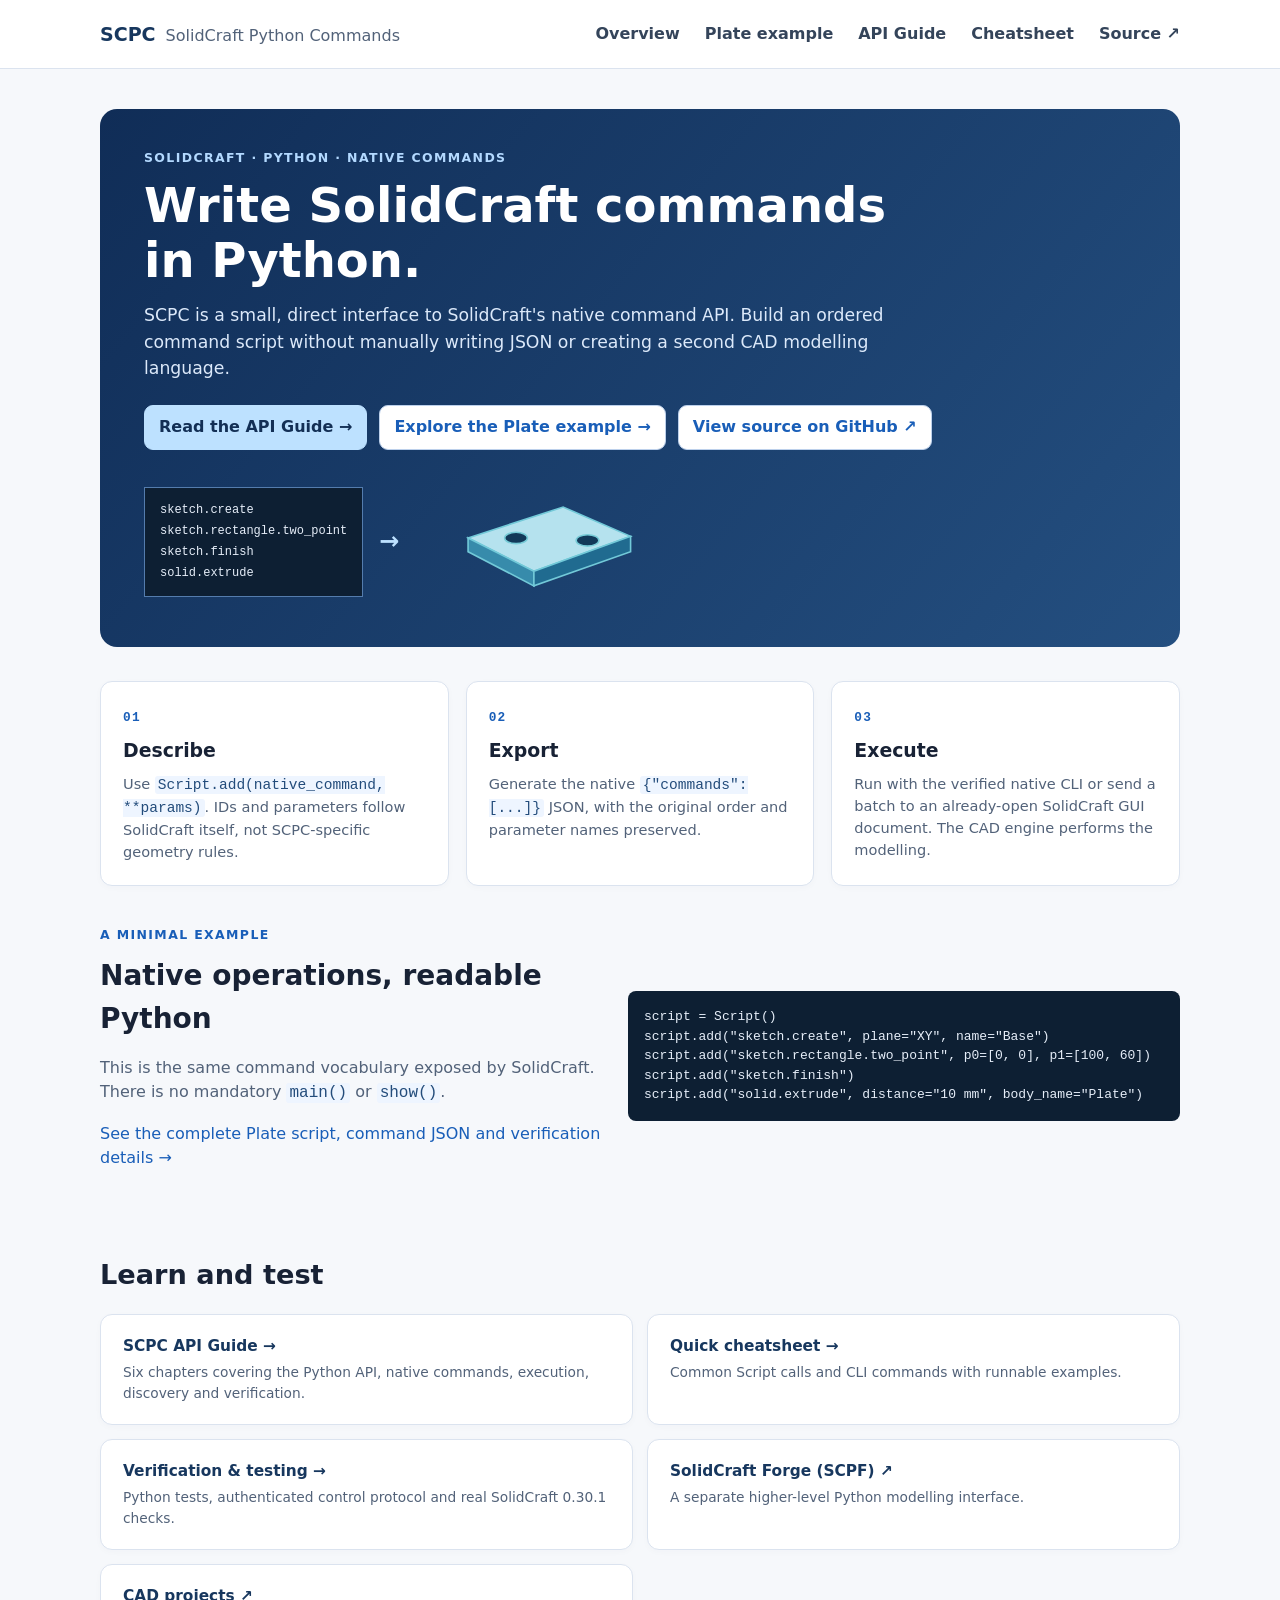
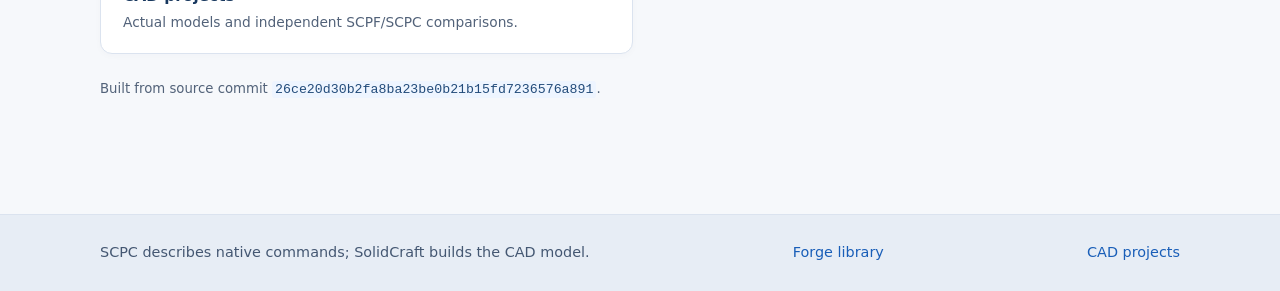
<file: index.html>
<!doctype html>
<html lang="en">
<head>
  <meta charset="utf-8">
  <meta name="viewport" content="width=device-width, initial-scale=1">
  <meta name="description" content="SolidCraft Python Commands: native SolidCraft commands written in Python.">
  <title>Overview — SCPC</title>
  <link rel="stylesheet" href="./style.css">
</head>
<body>
  <header class="site-header">
    <div class="wrap header-inner">
      <a class="brand" href="./"><strong>SCPC</strong> <span>SolidCraft Python Commands</span></a>
      <nav aria-label="Main navigation">
        <a href="./">Overview</a>
        <a href="./examples/plate/">Plate example</a>
        <a href="./guide/">API Guide</a>
        <a href="./cheatsheet/">Cheatsheet</a>
        <a href="https://github.com/brainboxemb/lib.py.solidcraft.cmd">Source ↗</a>
      </nav>
    </div>
  </header>
  
<main class="wrap">
  <section class="hero">
    <p class="kicker">SOLIDCRAFT · PYTHON · NATIVE COMMANDS</p>
    <h1>Write SolidCraft commands in Python.</h1>
    <p class="lead">SCPC is a small, direct interface to SolidCraft's native command API.
       Build an ordered command script without manually writing JSON or creating
       a second CAD modelling language.</p>
    <div class="actions">
      <a class="button button-primary" href="guide/">Read the API Guide →</a>
      <a class="button button-secondary" href="examples/plate/">Explore the Plate example →</a>
      <a class="button button-secondary" href="https://github.com/brainboxemb/lib.py.solidcraft.cmd">View source on GitHub ↗</a>
    </div>
    <div class="hero-graphic" aria-hidden="true">
      <div class="graphic-code">sketch.create<br>sketch.rectangle.two_point<br>sketch.finish<br>solid.extrude</div>
      <div class="graphic-arrow">→</div>
      <svg viewBox="0 0 240 160" role="presentation">
        <path d="M20 75 L137 37 220 73 101 116Z" fill="#b5e2ee" stroke="#72c9d8" stroke-width="2"/>
        <path d="M20 75 V92 L101 134 V116Z" fill="#378bab" stroke="#72c9d8" stroke-width="2"/>
        <path d="M101 116 L220 73 V92 L101 134Z" fill="#206b90" stroke="#72c9d8" stroke-width="2"/>
        <ellipse cx="79" cy="75" rx="14" ry="7" fill="#123959" stroke="#77cbd7" stroke-width="2"/>
        <ellipse cx="167" cy="78" rx="14" ry="7" fill="#123959" stroke="#77cbd7" stroke-width="2"/>
      </svg>
    </div>
  </section>

  <section class="three" aria-label="How SCPC works">
    <article class="tile"><span class="step">01</span><h2>Describe</h2>
      <p>Use <code>Script.add(native_command, **params)</code>. IDs and parameters
      follow SolidCraft itself, not SCPC-specific geometry rules.</p></article>
    <article class="tile"><span class="step">02</span><h2>Export</h2>
      <p>Generate the native <code>{"commands":[...]}</code> JSON, with the original
      order and parameter names preserved.</p></article>
    <article class="tile"><span class="step">03</span><h2>Execute</h2>
      <p>Run with the verified native CLI or send a batch to an already-open
      SolidCraft GUI document. The CAD engine performs the modelling.</p></article>
  </section>

  <section class="split">
    <div>
      <p class="kicker dark">A MINIMAL EXAMPLE</p>
      <h2>Native operations, readable Python</h2>
      <p>This is the same command vocabulary exposed by SolidCraft.
      There is no mandatory <code>main()</code> or <code>show()</code>.</p>
      <p><a href="examples/plate/">See the complete Plate script, command JSON and verification details →</a></p>
    </div>
    <pre><code>script = Script()
script.add(&quot;sketch.create&quot;, plane=&quot;XY&quot;, name=&quot;Base&quot;)
script.add(&quot;sketch.rectangle.two_point&quot;, p0=[0, 0], p1=[100, 60])
script.add(&quot;sketch.finish&quot;)
script.add(&quot;solid.extrude&quot;, distance=&quot;10 mm&quot;, body_name=&quot;Plate&quot;)</code></pre>
  </section>

  <section class="resources">
    <h2>Learn and test</h2>
    <div class="resource-grid">
      <a href="guide/"><strong>SCPC API Guide →</strong>
        <span>Six chapters covering the Python API, native commands, execution, discovery and verification.</span></a>
      <a href="cheatsheet/"><strong>Quick cheatsheet →</strong>
        <span>Common Script calls and CLI commands with runnable examples.</span></a>
      <a href="guide/verification/"><strong>Verification &amp; testing →</strong>
        <span>Python tests, authenticated control protocol and real SolidCraft 0.30.1 checks.</span></a>
      <a href="https://brainboxemb.github.io/lib.py.solidcraft.forge/"><strong>SolidCraft Forge (SCPF) ↗</strong>
        <span>A separate higher-level Python modelling interface.</span></a>
      <a href="https://brainboxemb.github.io/2026-011-02.cad.solidcraft/"><strong>CAD projects ↗</strong>
        <span>Actual models and independent SCPF/SCPC comparisons.</span></a>
    </div>
    <p class="source-note">Built from source commit <code>26ce20d30b2fa8ba23be0b21b15fd7236576a891</code>.</p>
  </section>
</main>
  <footer><div class="wrap footer-inner">
    <span>SCPC describes native commands; SolidCraft builds the CAD model.</span>
    <a href="https://brainboxemb.github.io/lib.py.solidcraft.forge/">Forge library</a>
    <a href="https://brainboxemb.github.io/2026-011-02.cad.solidcraft/">CAD projects</a>
  </div></footer>
</body>
</html>
</file>
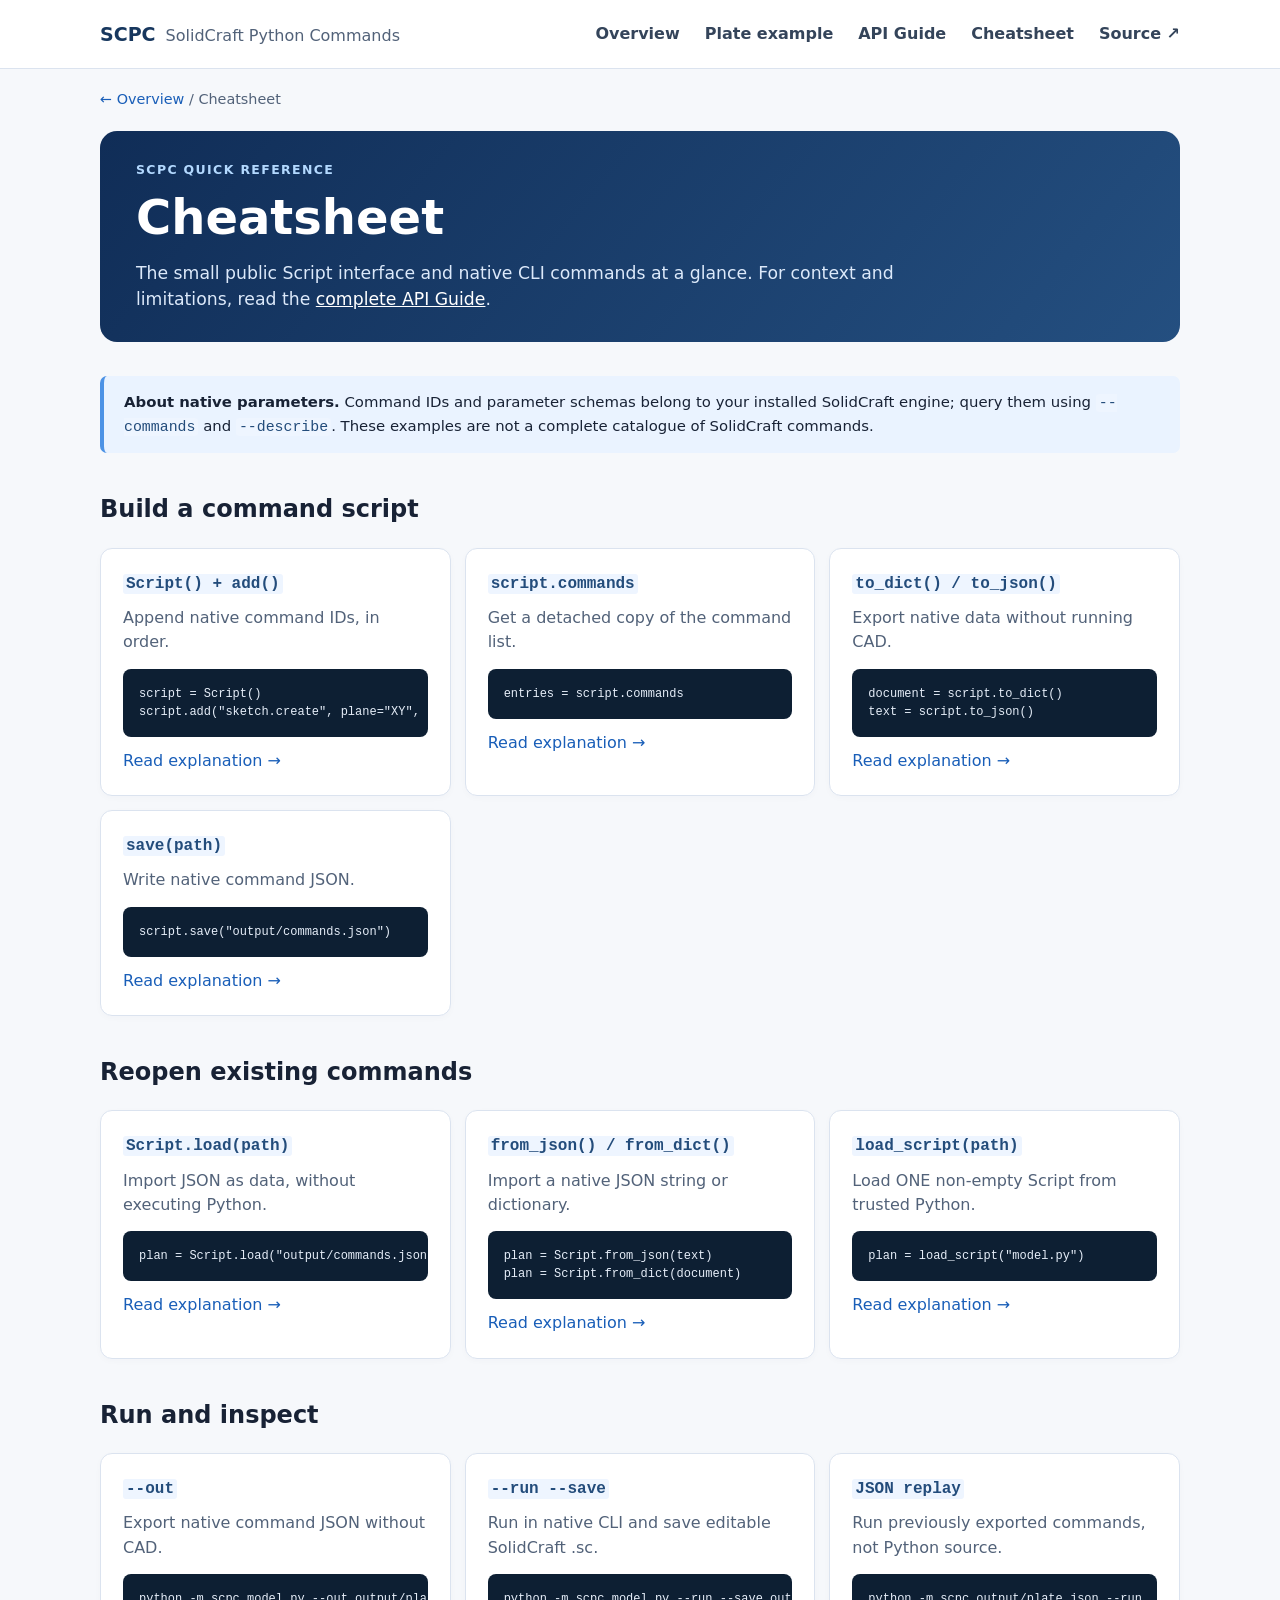
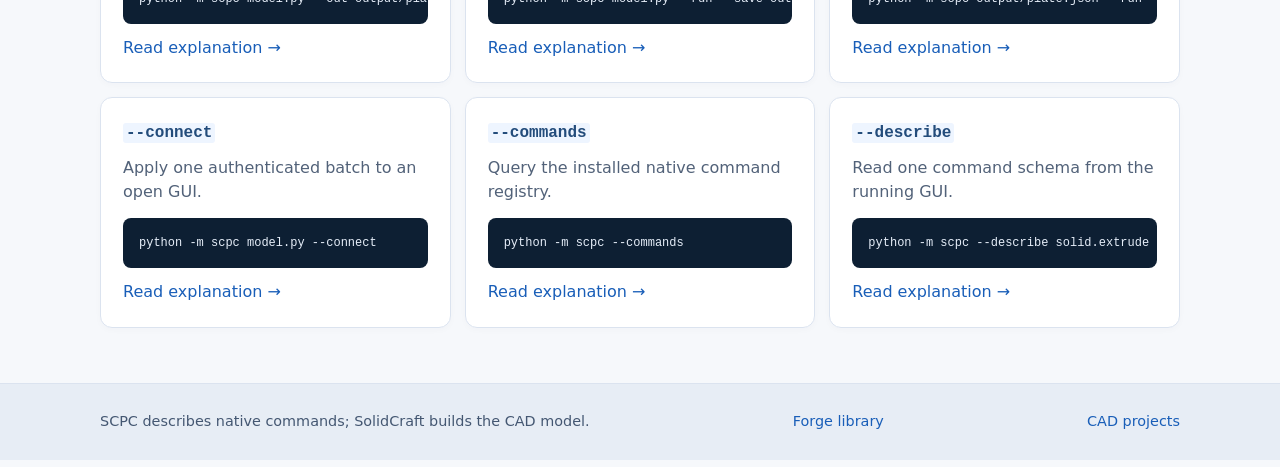
<file: cheatsheet/index.html>
<!doctype html>
<html lang="en">
<head>
  <meta charset="utf-8">
  <meta name="viewport" content="width=device-width, initial-scale=1">
  <meta name="description" content="SolidCraft Python Commands: native SolidCraft commands written in Python.">
  <title>Cheatsheet — SCPC</title>
  <link rel="stylesheet" href="../style.css">
</head>
<body>
  <header class="site-header">
    <div class="wrap header-inner">
      <a class="brand" href="../"><strong>SCPC</strong> <span>SolidCraft Python Commands</span></a>
      <nav aria-label="Main navigation">
        <a href="../">Overview</a>
        <a href="../examples/plate/">Plate example</a>
        <a href="../guide/">API Guide</a>
        <a href="../cheatsheet/">Cheatsheet</a>
        <a href="https://github.com/brainboxemb/lib.py.solidcraft.cmd">Source ↗</a>
      </nav>
    </div>
  </header>
  <main class="wrap"><p class="crumb"><a href="../">← Overview</a> / Cheatsheet</p><section class="hero small"><p class="kicker">SCPC QUICK REFERENCE</p><h1>Cheatsheet</h1><p class="lead">The small public Script interface and native CLI commands at a glance. For context and limitations, read the <a href="../guide/">complete API Guide</a>.</p></section><div class="notice"><strong>About native parameters.</strong> Command IDs and parameter schemas belong to your installed SolidCraft engine; query them using <code>--commands</code> and <code>--describe</code>. These examples are not a complete catalogue of SolidCraft commands.</div><section class="cheat-section"><h2>Build a command script</h2><div class="reference-grid"><article class="reference"><h3><code>Script() + add()</code></h3><p>Append native command IDs, in order.</p><pre><code>script = Script()
script.add(&quot;sketch.create&quot;, plane=&quot;XY&quot;, name=&quot;Base&quot;)</code></pre><a href="../guide/script/">Read explanation →</a></article><article class="reference"><h3><code>script.commands</code></h3><p>Get a detached copy of the command list.</p><pre><code>entries = script.commands</code></pre><a href="../guide/script/">Read explanation →</a></article><article class="reference"><h3><code>to_dict() / to_json()</code></h3><p>Export native data without running CAD.</p><pre><code>document = script.to_dict()
text = script.to_json()</code></pre><a href="../guide/script/">Read explanation →</a></article><article class="reference"><h3><code>save(path)</code></h3><p>Write native command JSON.</p><pre><code>script.save(&quot;output/commands.json&quot;)</code></pre><a href="../guide/script/">Read explanation →</a></article></div></section><section class="cheat-section"><h2>Reopen existing commands</h2><div class="reference-grid"><article class="reference"><h3><code>Script.load(path)</code></h3><p>Import JSON as data, without executing Python.</p><pre><code>plan = Script.load(&quot;output/commands.json&quot;)</code></pre><a href="../guide/script/">Read explanation →</a></article><article class="reference"><h3><code>from_json() / from_dict()</code></h3><p>Import a native JSON string or dictionary.</p><pre><code>plan = Script.from_json(text)
plan = Script.from_dict(document)</code></pre><a href="../guide/script/">Read explanation →</a></article><article class="reference"><h3><code>load_script(path)</code></h3><p>Load ONE non-empty Script from trusted Python.</p><pre><code>plan = load_script(&quot;model.py&quot;)</code></pre><a href="../guide/script/">Read explanation →</a></article></div></section><section class="cheat-section"><h2>Run and inspect</h2><div class="reference-grid"><article class="reference"><h3><code>--out</code></h3><p>Export native command JSON without CAD.</p><pre><code>python -m scpc model.py --out output/plate.json</code></pre><a href="../guide/execution/">Read explanation →</a></article><article class="reference"><h3><code>--run --save</code></h3><p>Run in native CLI and save editable SolidCraft .sc.</p><pre><code>python -m scpc model.py --run --save output/plate.sc</code></pre><a href="../guide/execution/">Read explanation →</a></article><article class="reference"><h3><code>JSON replay</code></h3><p>Run previously exported commands, not Python source.</p><pre><code>python -m scpc output/plate.json --run</code></pre><a href="../guide/execution/">Read explanation →</a></article><article class="reference"><h3><code>--connect</code></h3><p>Apply one authenticated batch to an open GUI.</p><pre><code>python -m scpc model.py --connect</code></pre><a href="../guide/execution/">Read explanation →</a></article><article class="reference"><h3><code>--commands</code></h3><p>Query the installed native command registry.</p><pre><code>python -m scpc --commands</code></pre><a href="../guide/discovery/">Read explanation →</a></article><article class="reference"><h3><code>--describe</code></h3><p>Read one command schema from the running GUI.</p><pre><code>python -m scpc --describe solid.extrude</code></pre><a href="../guide/discovery/">Read explanation →</a></article></div></section></main>
  <footer><div class="wrap footer-inner">
    <span>SCPC describes native commands; SolidCraft builds the CAD model.</span>
    <a href="https://brainboxemb.github.io/lib.py.solidcraft.forge/">Forge library</a>
    <a href="https://brainboxemb.github.io/2026-011-02.cad.solidcraft/">CAD projects</a>
  </div></footer>
</body>
</html>
</file>
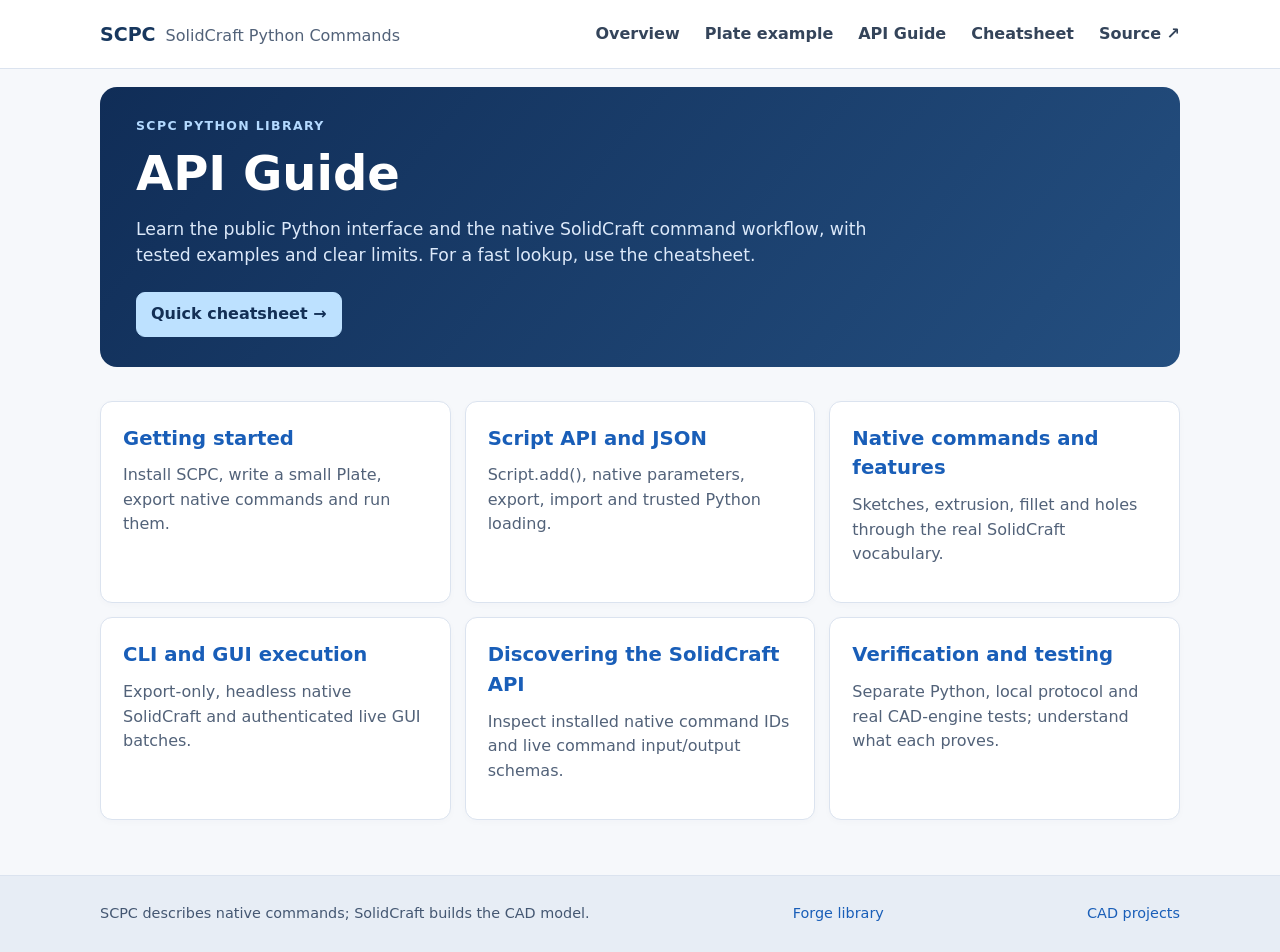
<file: guide/index.html>
<!doctype html>
<html lang="en">
<head>
  <meta charset="utf-8">
  <meta name="viewport" content="width=device-width, initial-scale=1">
  <meta name="description" content="SolidCraft Python Commands: native SolidCraft commands written in Python.">
  <title>API Guide — SCPC</title>
  <link rel="stylesheet" href="../style.css">
</head>
<body>
  <header class="site-header">
    <div class="wrap header-inner">
      <a class="brand" href="../"><strong>SCPC</strong> <span>SolidCraft Python Commands</span></a>
      <nav aria-label="Main navigation">
        <a href="../">Overview</a>
        <a href="../examples/plate/">Plate example</a>
        <a href="../guide/">API Guide</a>
        <a href="../cheatsheet/">Cheatsheet</a>
        <a href="https://github.com/brainboxemb/lib.py.solidcraft.cmd">Source ↗</a>
      </nav>
    </div>
  </header>
  <main class="wrap"><section class="hero small"><p class="kicker">SCPC PYTHON LIBRARY</p><h1>API Guide</h1><p class="lead">Learn the public Python interface and the native SolidCraft command workflow, with tested examples and clear limits. For a fast lookup, use the cheatsheet.</p><div class="actions"><a class="button button-primary" href="../cheatsheet/">Quick cheatsheet →</a></div></section><div class="reference-grid"><article class="reference"><h2><a href="getting-started/">Getting started</a></h2><p>Install SCPC, write a small Plate, export native commands and run them.</p></article><article class="reference"><h2><a href="script/">Script API and JSON</a></h2><p>Script.add(), native parameters, export, import and trusted Python loading.</p></article><article class="reference"><h2><a href="native-commands/">Native commands and features</a></h2><p>Sketches, extrusion, fillet and holes through the real SolidCraft vocabulary.</p></article><article class="reference"><h2><a href="execution/">CLI and GUI execution</a></h2><p>Export-only, headless native SolidCraft and authenticated live GUI batches.</p></article><article class="reference"><h2><a href="discovery/">Discovering the SolidCraft API</a></h2><p>Inspect installed native command IDs and live command input/output schemas.</p></article><article class="reference"><h2><a href="verification/">Verification and testing</a></h2><p>Separate Python, local protocol and real CAD-engine tests; understand what each proves.</p></article></div></main>
  <footer><div class="wrap footer-inner">
    <span>SCPC describes native commands; SolidCraft builds the CAD model.</span>
    <a href="https://brainboxemb.github.io/lib.py.solidcraft.forge/">Forge library</a>
    <a href="https://brainboxemb.github.io/2026-011-02.cad.solidcraft/">CAD projects</a>
  </div></footer>
</body>
</html>
</file>
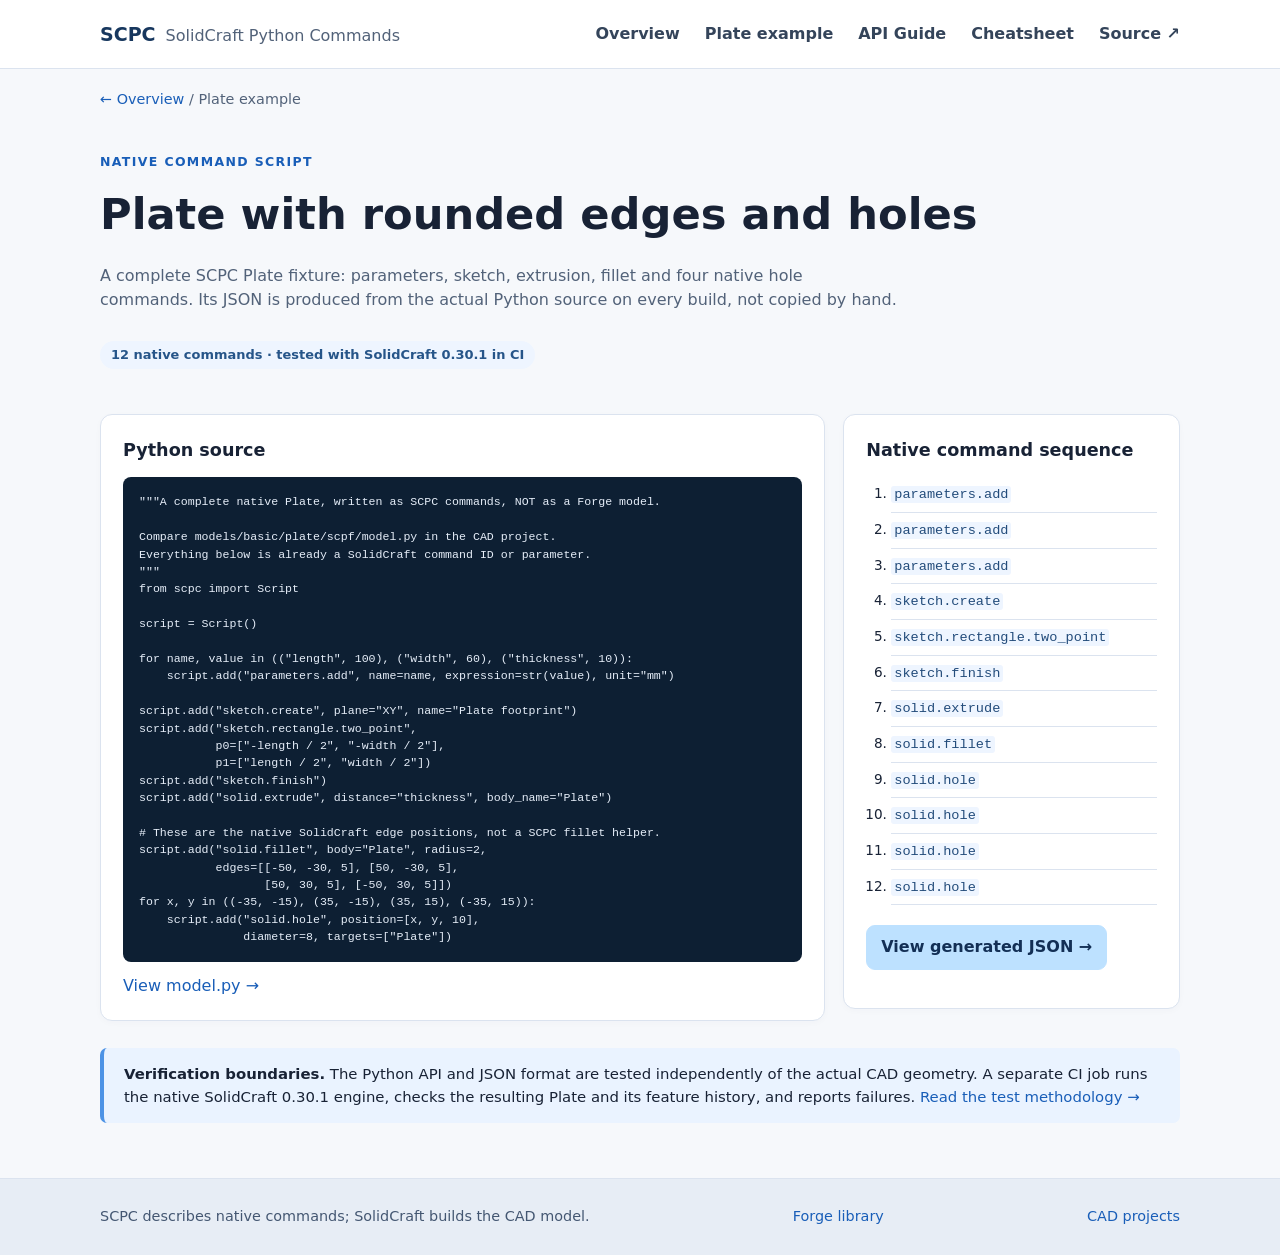
<file: examples/plate/index.html>
<!doctype html>
<html lang="en">
<head>
  <meta charset="utf-8">
  <meta name="viewport" content="width=device-width, initial-scale=1">
  <meta name="description" content="SolidCraft Python Commands: native SolidCraft commands written in Python.">
  <title>Plate example — SCPC</title>
  <link rel="stylesheet" href="../../style.css">
</head>
<body>
  <header class="site-header">
    <div class="wrap header-inner">
      <a class="brand" href="../../"><strong>SCPC</strong> <span>SolidCraft Python Commands</span></a>
      <nav aria-label="Main navigation">
        <a href="../../">Overview</a>
        <a href="../../examples/plate/">Plate example</a>
        <a href="../../guide/">API Guide</a>
        <a href="../../cheatsheet/">Cheatsheet</a>
        <a href="https://github.com/brainboxemb/lib.py.solidcraft.cmd">Source ↗</a>
      </nav>
    </div>
  </header>
  
<main class="wrap">
  <p class="crumb"><a href="../../">← Overview</a> / Plate example</p>
  <section class="example-intro">
    <p class="kicker dark">NATIVE COMMAND SCRIPT</p>
    <h1>Plate with rounded edges and holes</h1>
    <p>A complete SCPC Plate fixture: parameters, sketch, extrusion, fillet
       and four native hole commands. Its JSON is produced from the actual
       Python source on every build, not copied by hand.</p>
    <p class="badge">12 native commands · tested with SolidCraft 0.30.1 in CI</p>
  </section>
  <div class="example-grid">
    <section class="panel"><h2>Python source</h2>
      <pre><code>&quot;&quot;&quot;A complete native Plate, written as SCPC commands, NOT as a Forge model.

Compare models/basic/plate/scpf/model.py in the CAD project.
Everything below is already a SolidCraft command ID or parameter.
&quot;&quot;&quot;
from scpc import Script

script = Script()

for name, value in ((&quot;length&quot;, 100), (&quot;width&quot;, 60), (&quot;thickness&quot;, 10)):
    script.add(&quot;parameters.add&quot;, name=name, expression=str(value), unit=&quot;mm&quot;)

script.add(&quot;sketch.create&quot;, plane=&quot;XY&quot;, name=&quot;Plate footprint&quot;)
script.add(&quot;sketch.rectangle.two_point&quot;,
           p0=[&quot;-length / 2&quot;, &quot;-width / 2&quot;],
           p1=[&quot;length / 2&quot;, &quot;width / 2&quot;])
script.add(&quot;sketch.finish&quot;)
script.add(&quot;solid.extrude&quot;, distance=&quot;thickness&quot;, body_name=&quot;Plate&quot;)

# These are the native SolidCraft edge positions, not a SCPC fillet helper.
script.add(&quot;solid.fillet&quot;, body=&quot;Plate&quot;, radius=2,
           edges=[[-50, -30, 5], [50, -30, 5],
                  [50, 30, 5], [-50, 30, 5]])
for x, y in ((-35, -15), (35, -15), (35, 15), (-35, 15)):
    script.add(&quot;solid.hole&quot;, position=[x, y, 10],
               diameter=8, targets=[&quot;Plate&quot;])
</code></pre>
      <a href="model.py">View model.py →</a>
    </section>
    <section class="panel"><h2>Native command sequence</h2>
      <ol class="command-list"><li><code>parameters.add</code></li><li><code>parameters.add</code></li><li><code>parameters.add</code></li><li><code>sketch.create</code></li><li><code>sketch.rectangle.two_point</code></li><li><code>sketch.finish</code></li><li><code>solid.extrude</code></li><li><code>solid.fillet</code></li><li><code>solid.hole</code></li><li><code>solid.hole</code></li><li><code>solid.hole</code></li><li><code>solid.hole</code></li></ol>
      <p><a class="button button-primary" href="commands.json">View generated JSON →</a></p>
    </section>
  </div>
  <section class="notice"><strong>Verification boundaries.</strong>
    The Python API and JSON format are tested independently of the actual
    CAD geometry. A separate CI job runs the native SolidCraft 0.30.1 engine,
    checks the resulting Plate and its feature history, and reports failures.
    <a href="../../guide/verification/">Read the test methodology →</a>
  </section>
</main>
  <footer><div class="wrap footer-inner">
    <span>SCPC describes native commands; SolidCraft builds the CAD model.</span>
    <a href="https://brainboxemb.github.io/lib.py.solidcraft.forge/">Forge library</a>
    <a href="https://brainboxemb.github.io/2026-011-02.cad.solidcraft/">CAD projects</a>
  </div></footer>
</body>
</html>
</file>
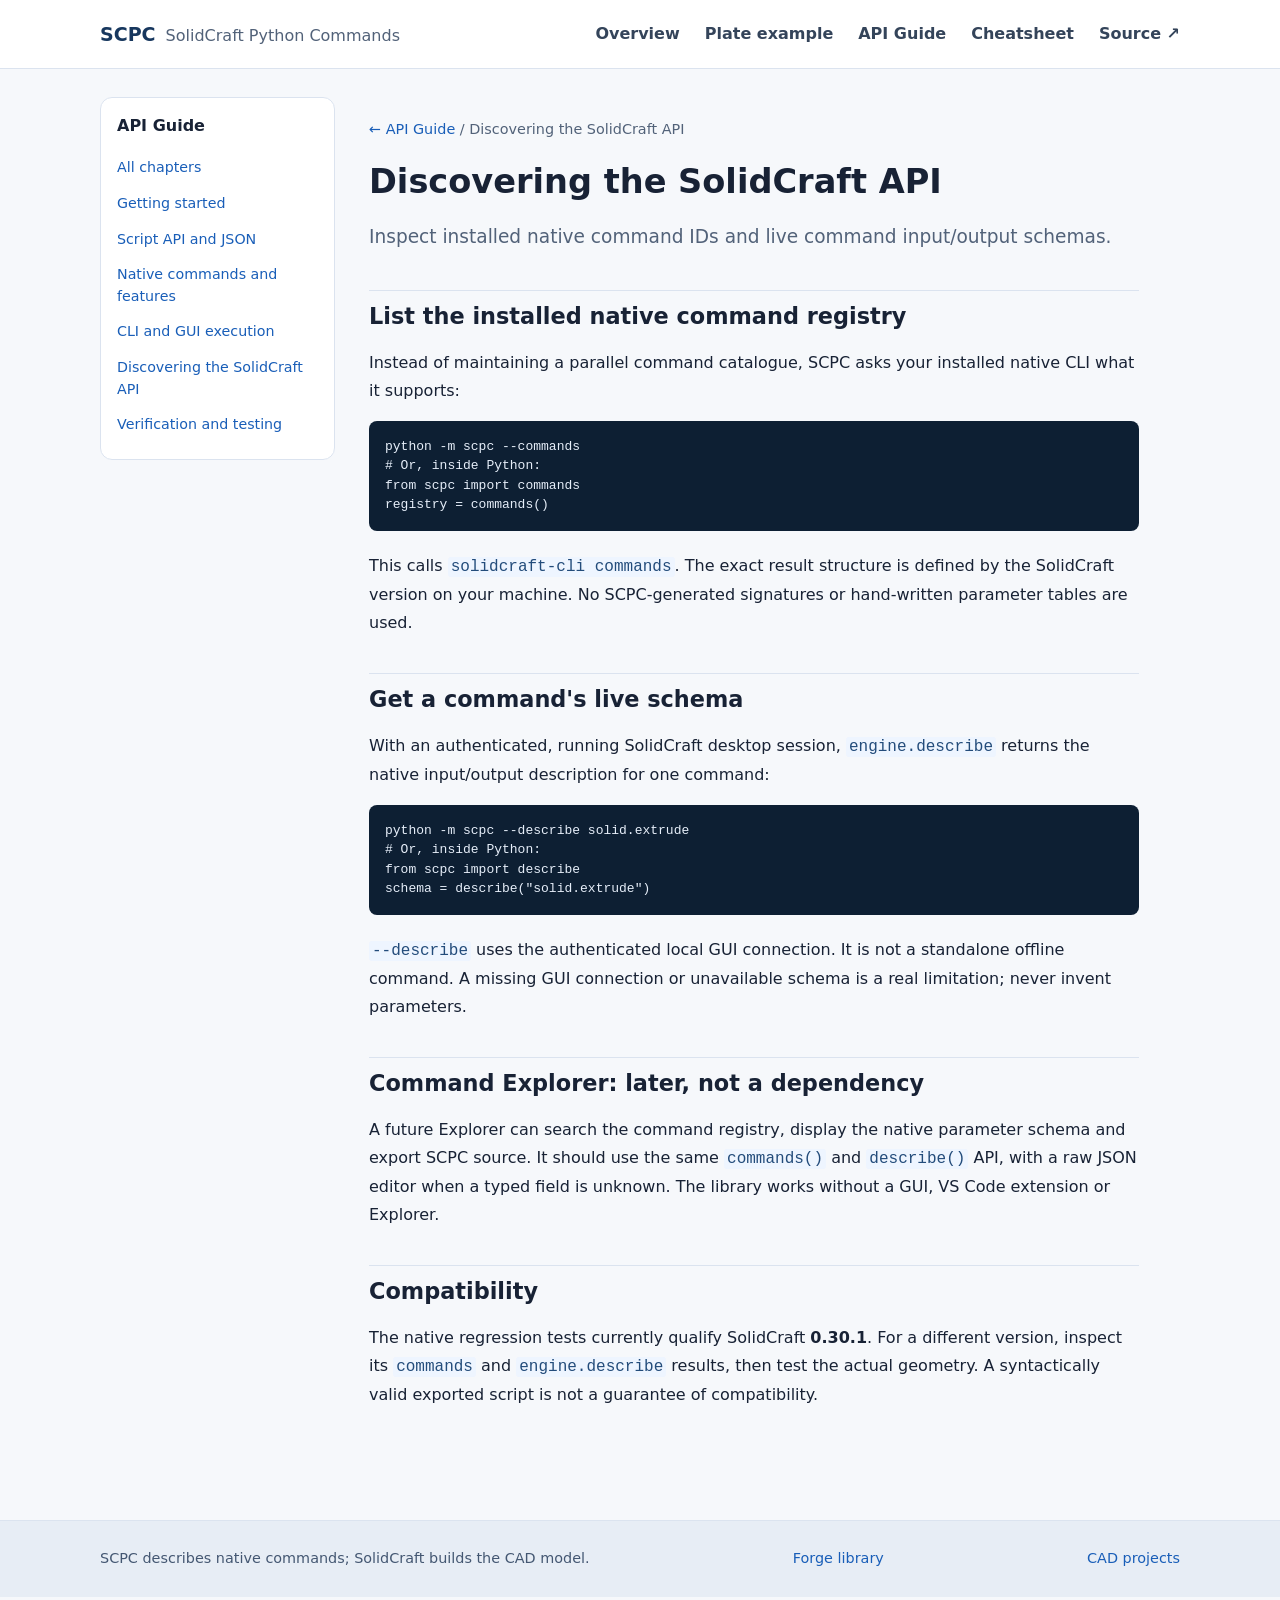
<file: guide/discovery/index.html>
<!doctype html>
<html lang="en">
<head>
  <meta charset="utf-8">
  <meta name="viewport" content="width=device-width, initial-scale=1">
  <meta name="description" content="SolidCraft Python Commands: native SolidCraft commands written in Python.">
  <title>Discovering the SolidCraft API — SCPC</title>
  <link rel="stylesheet" href="../../style.css">
</head>
<body>
  <header class="site-header">
    <div class="wrap header-inner">
      <a class="brand" href="../../"><strong>SCPC</strong> <span>SolidCraft Python Commands</span></a>
      <nav aria-label="Main navigation">
        <a href="../../">Overview</a>
        <a href="../../examples/plate/">Plate example</a>
        <a href="../../guide/">API Guide</a>
        <a href="../../cheatsheet/">Cheatsheet</a>
        <a href="https://github.com/brainboxemb/lib.py.solidcraft.cmd">Source ↗</a>
      </nav>
    </div>
  </header>
  <main class="wrap guide-layout"><aside class="guide-sidebar" aria-label="API chapters"><h2>API Guide</h2><a href="../">All chapters</a><a href="../getting-started/">Getting started</a><a href="../script/">Script API and JSON</a><a href="../native-commands/">Native commands and features</a><a href="../execution/">CLI and GUI execution</a><a href="../discovery/">Discovering the SolidCraft API</a><a href="../verification/">Verification and testing</a></aside><article class="guide-article"><p class="crumb"><a href="../">← API Guide</a> / Discovering the SolidCraft API</p><h1>Discovering the SolidCraft API</h1><p class="guide-lead">Inspect installed native command IDs and live command input/output schemas.</p>
<h2 id="registry">List the installed native command registry</h2>
<p>Instead of maintaining a parallel command catalogue, SCPC asks your
installed native CLI what it supports:</p>
<pre><code>python -m scpc --commands
# Or, inside Python:
from scpc import commands
registry = commands()</code></pre>
<p>This calls <code>solidcraft-cli commands</code>. The exact
result structure is defined by the SolidCraft version on your machine.
No SCPC-generated signatures or hand-written parameter tables are used.</p>
<h2 id="schema">Get a command's live schema</h2>
<p>With an authenticated, running SolidCraft desktop session,
<code>engine.describe</code> returns the native input/output
description for one command:</p>
<pre><code>python -m scpc --describe solid.extrude
# Or, inside Python:
from scpc import describe
schema = describe(&quot;solid.extrude&quot;)</code></pre>
<p><code>--describe</code> uses the authenticated local GUI connection.
It is not a standalone offline command. A missing GUI connection or
unavailable schema is a real limitation; never invent parameters.</p>
<h2 id="explorer">Command Explorer: later, not a dependency</h2>
<p>A future Explorer can search the command registry, display the native
parameter schema and export SCPC source. It should use the same
<code>commands()</code> and <code>describe()</code> API, with a
raw JSON editor when a typed field is unknown. The library works
without a GUI, VS Code extension or Explorer.</p>
<h2 id="versions">Compatibility</h2>
<p>The native regression tests currently qualify SolidCraft
<strong>0.30.1</strong>. For a different version, inspect its
<code>commands</code> and <code>engine.describe</code> results, then
test the actual geometry. A syntactically valid exported script is not
a guarantee of compatibility.</p>
</article></main>
  <footer><div class="wrap footer-inner">
    <span>SCPC describes native commands; SolidCraft builds the CAD model.</span>
    <a href="https://brainboxemb.github.io/lib.py.solidcraft.forge/">Forge library</a>
    <a href="https://brainboxemb.github.io/2026-011-02.cad.solidcraft/">CAD projects</a>
  </div></footer>
</body>
</html>
</file>
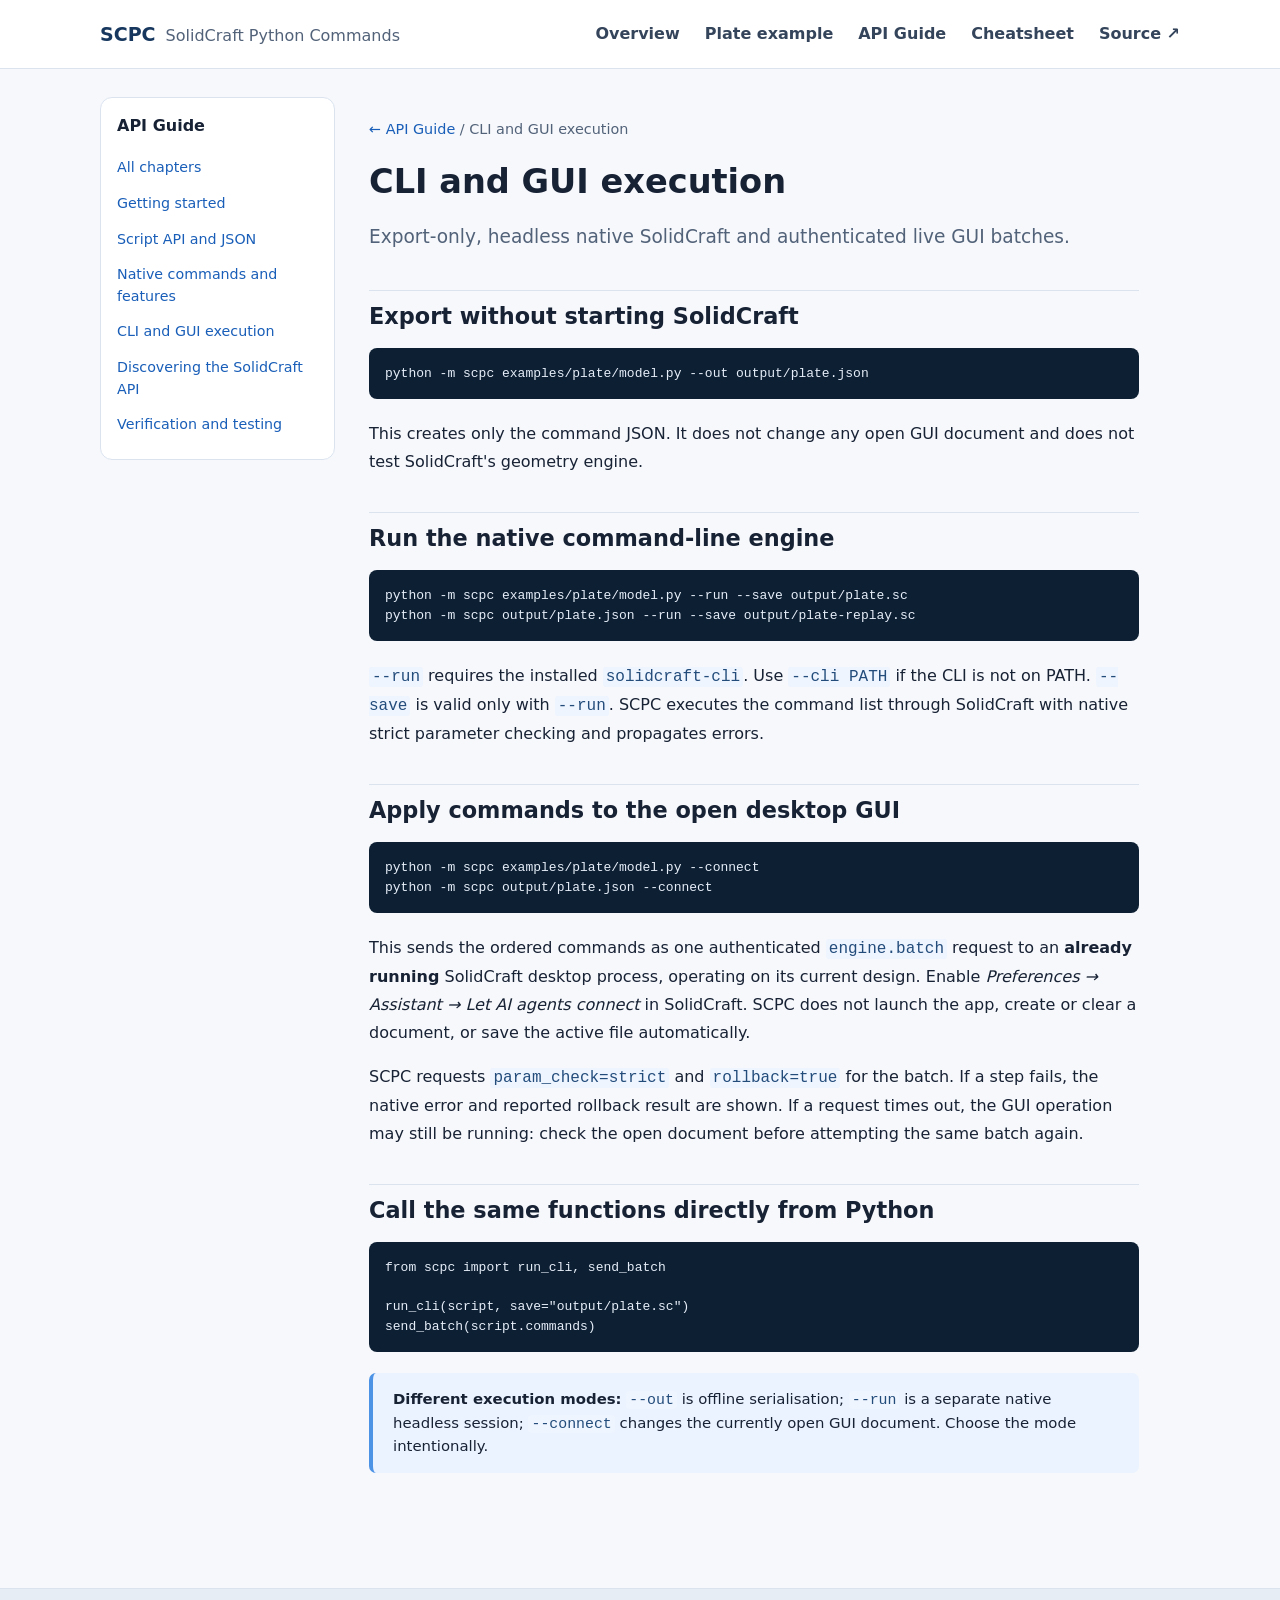
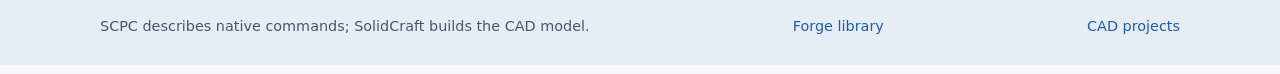
<file: guide/execution/index.html>
<!doctype html>
<html lang="en">
<head>
  <meta charset="utf-8">
  <meta name="viewport" content="width=device-width, initial-scale=1">
  <meta name="description" content="SolidCraft Python Commands: native SolidCraft commands written in Python.">
  <title>CLI and GUI execution — SCPC</title>
  <link rel="stylesheet" href="../../style.css">
</head>
<body>
  <header class="site-header">
    <div class="wrap header-inner">
      <a class="brand" href="../../"><strong>SCPC</strong> <span>SolidCraft Python Commands</span></a>
      <nav aria-label="Main navigation">
        <a href="../../">Overview</a>
        <a href="../../examples/plate/">Plate example</a>
        <a href="../../guide/">API Guide</a>
        <a href="../../cheatsheet/">Cheatsheet</a>
        <a href="https://github.com/brainboxemb/lib.py.solidcraft.cmd">Source ↗</a>
      </nav>
    </div>
  </header>
  <main class="wrap guide-layout"><aside class="guide-sidebar" aria-label="API chapters"><h2>API Guide</h2><a href="../">All chapters</a><a href="../getting-started/">Getting started</a><a href="../script/">Script API and JSON</a><a href="../native-commands/">Native commands and features</a><a href="../execution/">CLI and GUI execution</a><a href="../discovery/">Discovering the SolidCraft API</a><a href="../verification/">Verification and testing</a></aside><article class="guide-article"><p class="crumb"><a href="../">← API Guide</a> / CLI and GUI execution</p><h1>CLI and GUI execution</h1><p class="guide-lead">Export-only, headless native SolidCraft and authenticated live GUI batches.</p>
<h2 id="export">Export without starting SolidCraft</h2>
<pre><code>python -m scpc examples/plate/model.py --out output/plate.json</code></pre>
<p>This creates only the command JSON. It does not change any open GUI
document and does not test SolidCraft's geometry engine.</p>
<h2 id="native">Run the native command-line engine</h2>
<pre><code>python -m scpc examples/plate/model.py --run --save output/plate.sc
python -m scpc output/plate.json --run --save output/plate-replay.sc</code></pre>
<p><code>--run</code> requires the installed
<code>solidcraft-cli</code>. Use <code>--cli PATH</code> if the CLI is
not on PATH. <code>--save</code> is valid only with
<code>--run</code>. SCPC executes the command list through SolidCraft
with native strict parameter checking and propagates errors.</p>
<h2 id="desktop">Apply commands to the open desktop GUI</h2>
<pre><code>python -m scpc examples/plate/model.py --connect
python -m scpc output/plate.json --connect</code></pre>
<p>This sends the ordered commands as one authenticated
<code>engine.batch</code> request to an <strong>already running</strong>
SolidCraft desktop process, operating on its current design.
Enable <em>Preferences → Assistant → Let AI agents connect</em> in
SolidCraft. SCPC does not launch the app, create or clear a document,
or save the active file automatically.</p>
<p>SCPC requests <code>param_check=strict</code> and
<code>rollback=true</code> for the batch. If a step fails, the
native error and reported rollback result are shown. If a request
times out, the GUI operation may still be running: check the open
document before attempting the same batch again.</p>
<h2 id="python">Call the same functions directly from Python</h2>
<pre><code>from scpc import run_cli, send_batch

run_cli(script, save=&quot;output/plate.sc&quot;)
send_batch(script.commands)</code></pre>
<div class="notice"><strong>Different execution modes:</strong>
<code>--out</code> is offline serialisation; <code>--run</code> is a
separate native headless session; <code>--connect</code> changes the
currently open GUI document. Choose the mode intentionally.</div>
</article></main>
  <footer><div class="wrap footer-inner">
    <span>SCPC describes native commands; SolidCraft builds the CAD model.</span>
    <a href="https://brainboxemb.github.io/lib.py.solidcraft.forge/">Forge library</a>
    <a href="https://brainboxemb.github.io/2026-011-02.cad.solidcraft/">CAD projects</a>
  </div></footer>
</body>
</html>
</file>
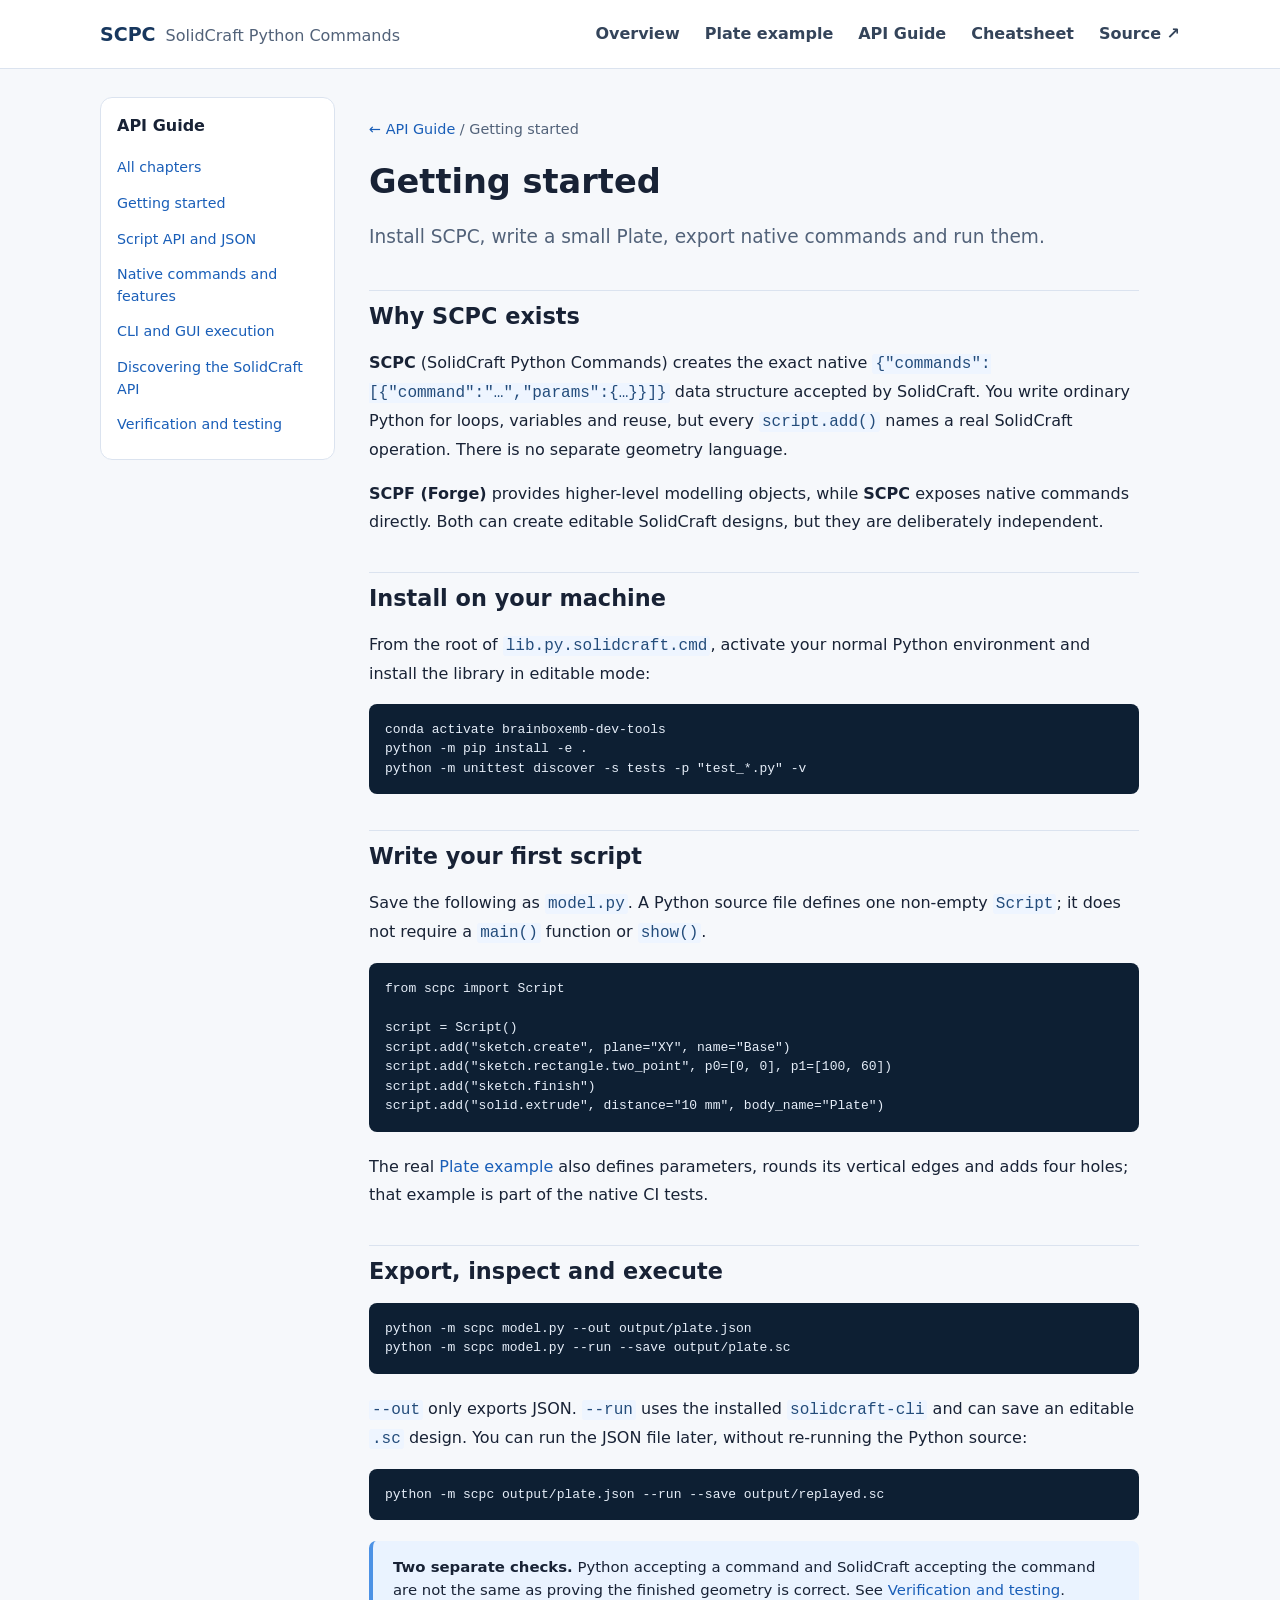
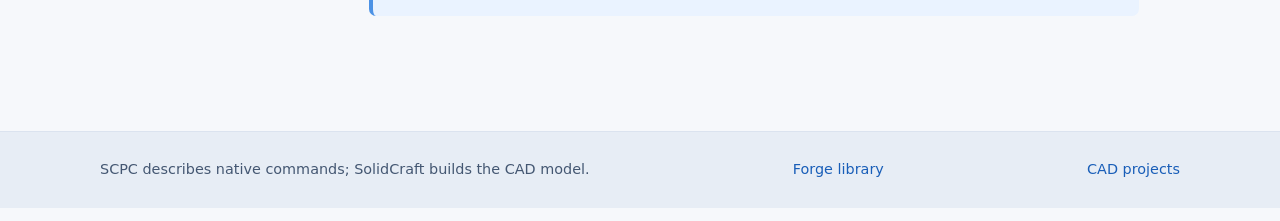
<file: guide/getting-started/index.html>
<!doctype html>
<html lang="en">
<head>
  <meta charset="utf-8">
  <meta name="viewport" content="width=device-width, initial-scale=1">
  <meta name="description" content="SolidCraft Python Commands: native SolidCraft commands written in Python.">
  <title>Getting started — SCPC</title>
  <link rel="stylesheet" href="../../style.css">
</head>
<body>
  <header class="site-header">
    <div class="wrap header-inner">
      <a class="brand" href="../../"><strong>SCPC</strong> <span>SolidCraft Python Commands</span></a>
      <nav aria-label="Main navigation">
        <a href="../../">Overview</a>
        <a href="../../examples/plate/">Plate example</a>
        <a href="../../guide/">API Guide</a>
        <a href="../../cheatsheet/">Cheatsheet</a>
        <a href="https://github.com/brainboxemb/lib.py.solidcraft.cmd">Source ↗</a>
      </nav>
    </div>
  </header>
  <main class="wrap guide-layout"><aside class="guide-sidebar" aria-label="API chapters"><h2>API Guide</h2><a href="../">All chapters</a><a href="../getting-started/">Getting started</a><a href="../script/">Script API and JSON</a><a href="../native-commands/">Native commands and features</a><a href="../execution/">CLI and GUI execution</a><a href="../discovery/">Discovering the SolidCraft API</a><a href="../verification/">Verification and testing</a></aside><article class="guide-article"><p class="crumb"><a href="../">← API Guide</a> / Getting started</p><h1>Getting started</h1><p class="guide-lead">Install SCPC, write a small Plate, export native commands and run them.</p>
<h2 id="purpose">Why SCPC exists</h2>
<p><strong>SCPC</strong> (SolidCraft Python Commands) creates the exact native
<code>{"commands":[{"command":"…","params":{…}}]}</code> data structure
accepted by SolidCraft. You write ordinary Python for loops, variables and
reuse, but every <code>script.add()</code> names a real SolidCraft operation.
There is no separate geometry language.</p>
<p><strong>SCPF (Forge)</strong> provides higher-level modelling objects,
while <strong>SCPC</strong> exposes native commands directly. Both can create
editable SolidCraft designs, but they are deliberately independent.</p>
<h2 id="install">Install on your machine</h2>
<p>From the root of <code>lib.py.solidcraft.cmd</code>, activate your normal
Python environment and install the library in editable mode:</p>
<pre><code>conda activate brainboxemb-dev-tools
python -m pip install -e .
python -m unittest discover -s tests -p &quot;test_*.py&quot; -v</code></pre>
<h2 id="first-model">Write your first script</h2>
<p>Save the following as <code>model.py</code>. A Python source file defines
one non-empty <code>Script</code>; it does not require a
<code>main()</code> function or <code>show()</code>.</p>
<pre><code>from scpc import Script

script = Script()
script.add(&quot;sketch.create&quot;, plane=&quot;XY&quot;, name=&quot;Base&quot;)
script.add(&quot;sketch.rectangle.two_point&quot;, p0=[0, 0], p1=[100, 60])
script.add(&quot;sketch.finish&quot;)
script.add(&quot;solid.extrude&quot;, distance=&quot;10 mm&quot;, body_name=&quot;Plate&quot;)</code></pre>
<p>The real <a href="../../examples/plate/">Plate example</a> also defines
parameters, rounds its vertical edges and adds four holes; that example is
part of the native CI tests.</p>
<h2 id="export">Export, inspect and execute</h2>
<pre><code>python -m scpc model.py --out output/plate.json
python -m scpc model.py --run --save output/plate.sc</code></pre>
<p><code>--out</code> only exports JSON. <code>--run</code> uses the
installed <code>solidcraft-cli</code> and can save an editable
<code>.sc</code> design. You can run the JSON file later, without
re-running the Python source:</p>
<pre><code>python -m scpc output/plate.json --run --save output/replayed.sc</code></pre>
<div class="notice"><strong>Two separate checks.</strong>
Python accepting a command and SolidCraft accepting the command are not
the same as proving the finished geometry is correct. See
<a href="../verification/">Verification and testing</a>.</div>
</article></main>
  <footer><div class="wrap footer-inner">
    <span>SCPC describes native commands; SolidCraft builds the CAD model.</span>
    <a href="https://brainboxemb.github.io/lib.py.solidcraft.forge/">Forge library</a>
    <a href="https://brainboxemb.github.io/2026-011-02.cad.solidcraft/">CAD projects</a>
  </div></footer>
</body>
</html>
</file>
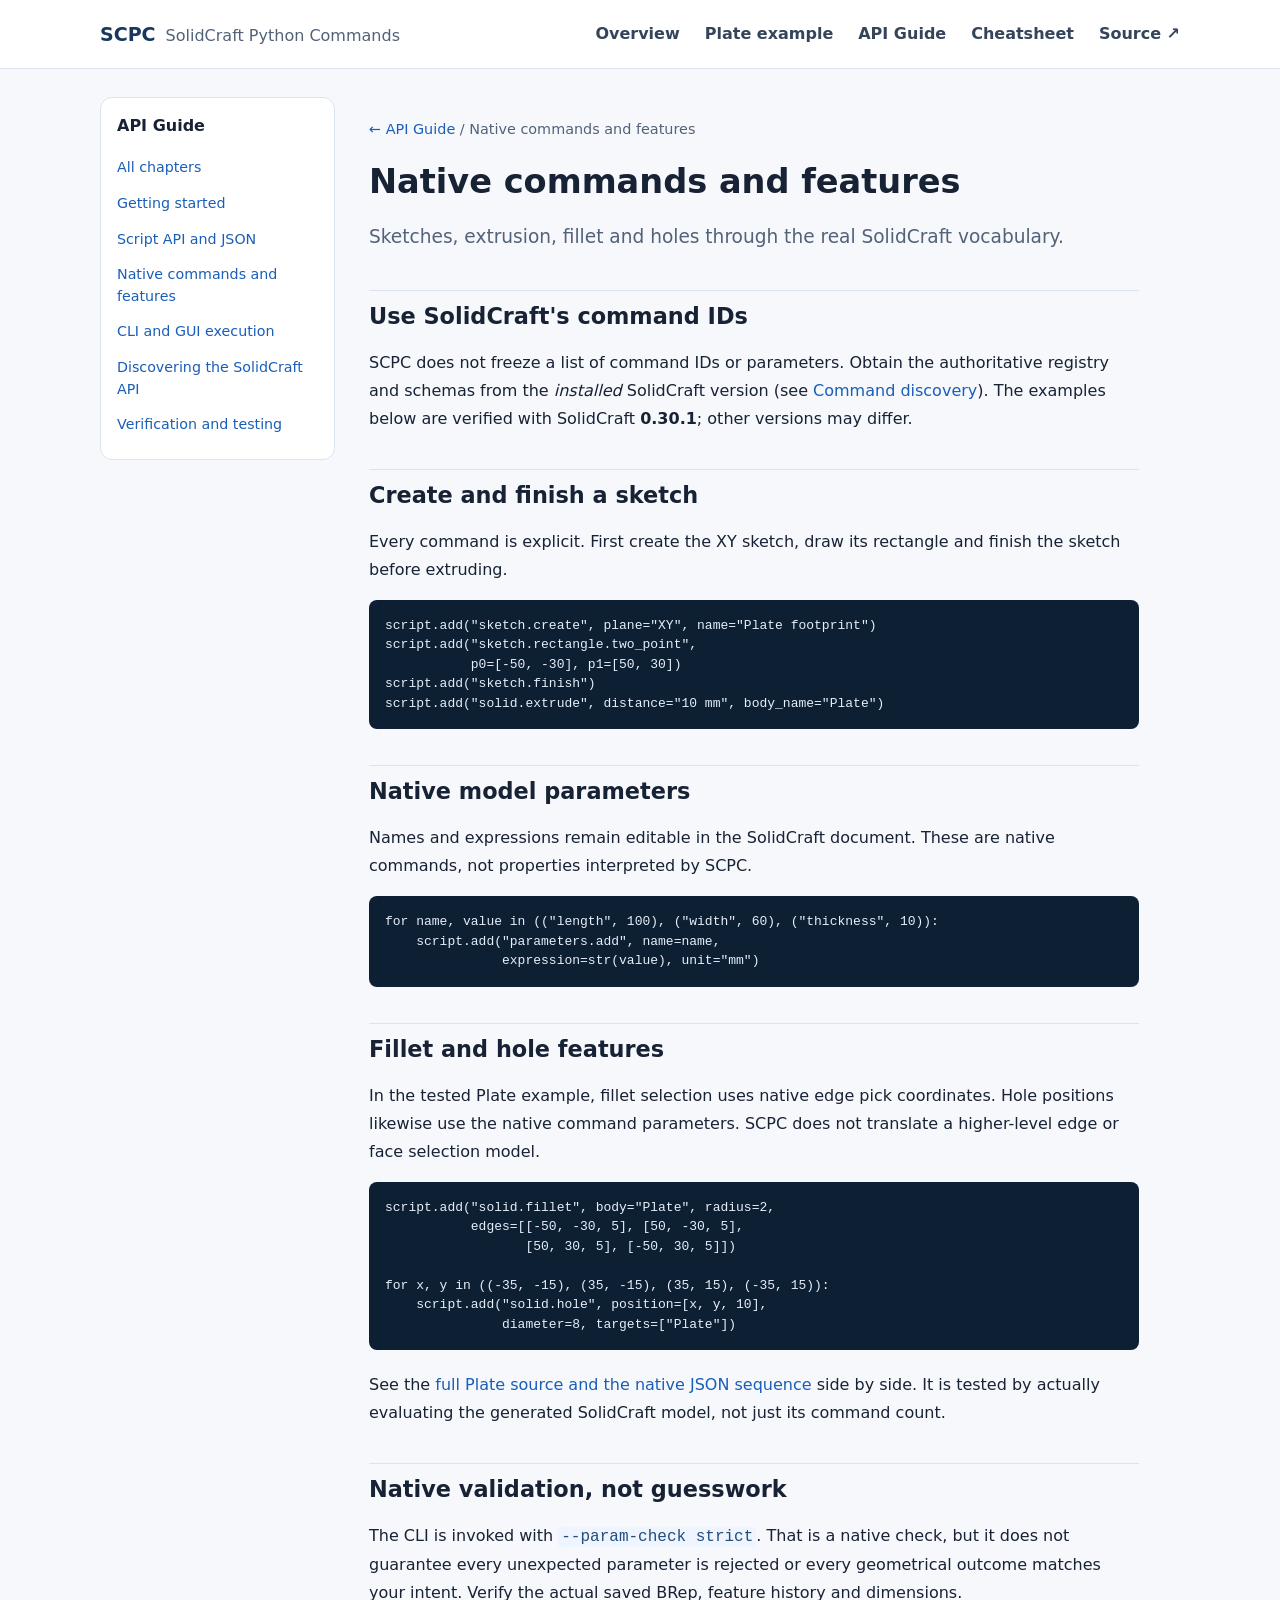
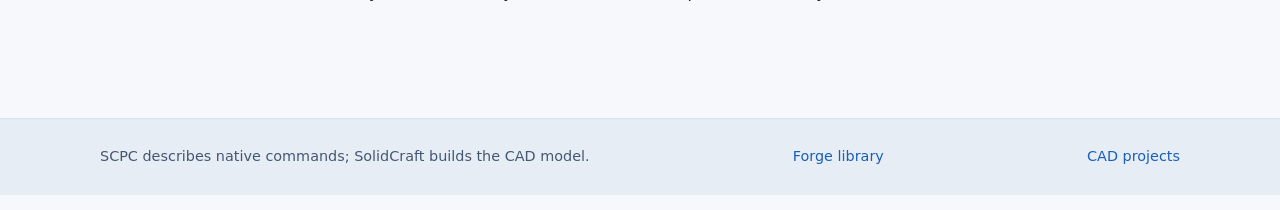
<file: guide/native-commands/index.html>
<!doctype html>
<html lang="en">
<head>
  <meta charset="utf-8">
  <meta name="viewport" content="width=device-width, initial-scale=1">
  <meta name="description" content="SolidCraft Python Commands: native SolidCraft commands written in Python.">
  <title>Native commands and features — SCPC</title>
  <link rel="stylesheet" href="../../style.css">
</head>
<body>
  <header class="site-header">
    <div class="wrap header-inner">
      <a class="brand" href="../../"><strong>SCPC</strong> <span>SolidCraft Python Commands</span></a>
      <nav aria-label="Main navigation">
        <a href="../../">Overview</a>
        <a href="../../examples/plate/">Plate example</a>
        <a href="../../guide/">API Guide</a>
        <a href="../../cheatsheet/">Cheatsheet</a>
        <a href="https://github.com/brainboxemb/lib.py.solidcraft.cmd">Source ↗</a>
      </nav>
    </div>
  </header>
  <main class="wrap guide-layout"><aside class="guide-sidebar" aria-label="API chapters"><h2>API Guide</h2><a href="../">All chapters</a><a href="../getting-started/">Getting started</a><a href="../script/">Script API and JSON</a><a href="../native-commands/">Native commands and features</a><a href="../execution/">CLI and GUI execution</a><a href="../discovery/">Discovering the SolidCraft API</a><a href="../verification/">Verification and testing</a></aside><article class="guide-article"><p class="crumb"><a href="../">← API Guide</a> / Native commands and features</p><h1>Native commands and features</h1><p class="guide-lead">Sketches, extrusion, fillet and holes through the real SolidCraft vocabulary.</p>
<h2 id="vocabulary">Use SolidCraft's command IDs</h2>
<p>SCPC does not freeze a list of command IDs or parameters. Obtain the
authoritative registry and schemas from the <em>installed</em> SolidCraft
version (see <a href="../discovery/">Command discovery</a>).
The examples below are verified with SolidCraft <strong>0.30.1</strong>;
other versions may differ.</p>
<h2 id="sketch">Create and finish a sketch</h2>
<p>Every command is explicit. First create the XY sketch, draw its
rectangle and finish the sketch before extruding.</p>
<pre><code>script.add(&quot;sketch.create&quot;, plane=&quot;XY&quot;, name=&quot;Plate footprint&quot;)
script.add(&quot;sketch.rectangle.two_point&quot;,
           p0=[-50, -30], p1=[50, 30])
script.add(&quot;sketch.finish&quot;)
script.add(&quot;solid.extrude&quot;, distance=&quot;10 mm&quot;, body_name=&quot;Plate&quot;)</code></pre>
<h2 id="parameters">Native model parameters</h2>
<p>Names and expressions remain editable in the SolidCraft document.
These are native commands, not properties interpreted by SCPC.</p>
<pre><code>for name, value in ((&quot;length&quot;, 100), (&quot;width&quot;, 60), (&quot;thickness&quot;, 10)):
    script.add(&quot;parameters.add&quot;, name=name,
               expression=str(value), unit=&quot;mm&quot;)</code></pre>
<h2 id="features">Fillet and hole features</h2>
<p>In the tested Plate example, fillet selection uses native edge pick
coordinates. Hole positions likewise use the native command parameters.
SCPC does not translate a higher-level edge or face selection model.</p>
<pre><code>script.add(&quot;solid.fillet&quot;, body=&quot;Plate&quot;, radius=2,
           edges=[[-50, -30, 5], [50, -30, 5],
                  [50, 30, 5], [-50, 30, 5]])

for x, y in ((-35, -15), (35, -15), (35, 15), (-35, 15)):
    script.add(&quot;solid.hole&quot;, position=[x, y, 10],
               diameter=8, targets=[&quot;Plate&quot;])</code></pre>
<p>See the <a href="../../examples/plate/">full Plate source and the
native JSON sequence</a> side by side. It is tested by actually
evaluating the generated SolidCraft model, not just its command count.</p>
<h2 id="strict">Native validation, not guesswork</h2>
<p>The CLI is invoked with <code>--param-check strict</code>.
That is a native check, but it does not guarantee every unexpected
parameter is rejected or every geometrical outcome matches your intent.
Verify the actual saved BRep, feature history and dimensions.</p>
</article></main>
  <footer><div class="wrap footer-inner">
    <span>SCPC describes native commands; SolidCraft builds the CAD model.</span>
    <a href="https://brainboxemb.github.io/lib.py.solidcraft.forge/">Forge library</a>
    <a href="https://brainboxemb.github.io/2026-011-02.cad.solidcraft/">CAD projects</a>
  </div></footer>
</body>
</html>
</file>
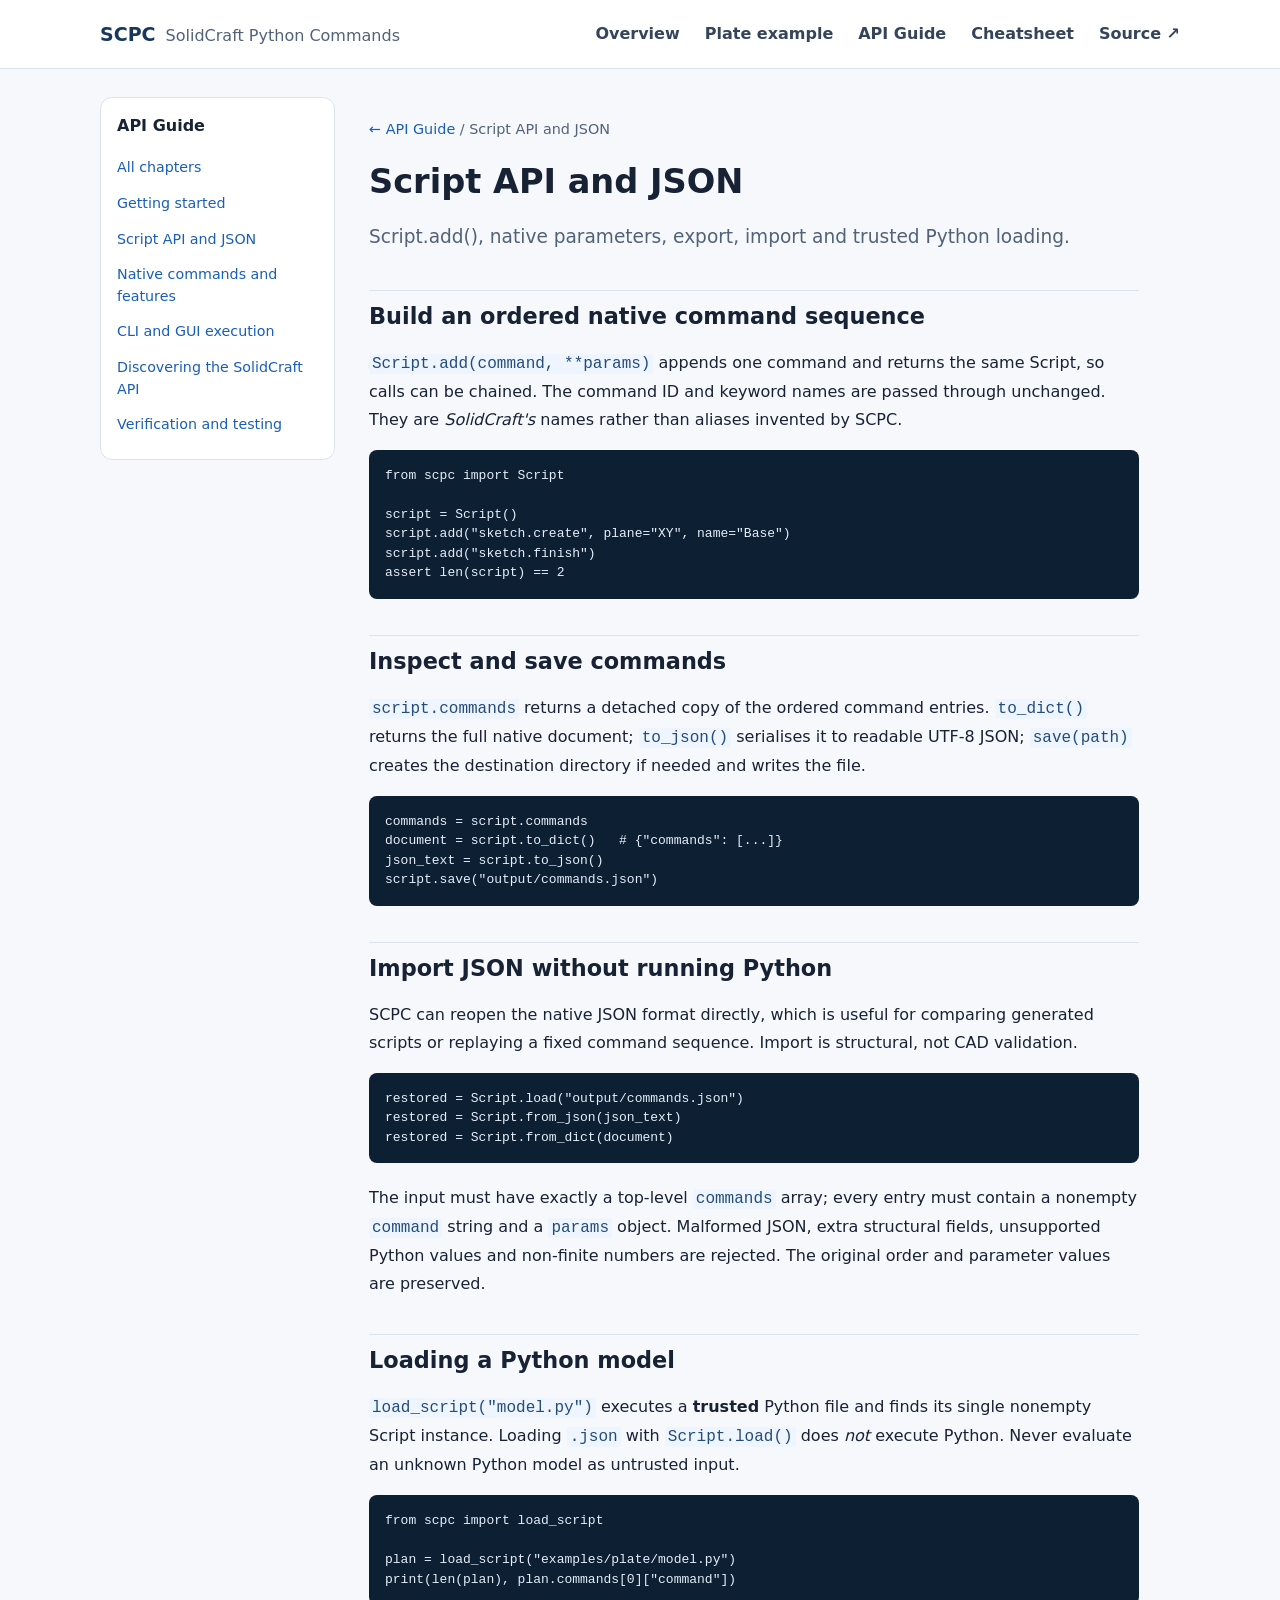
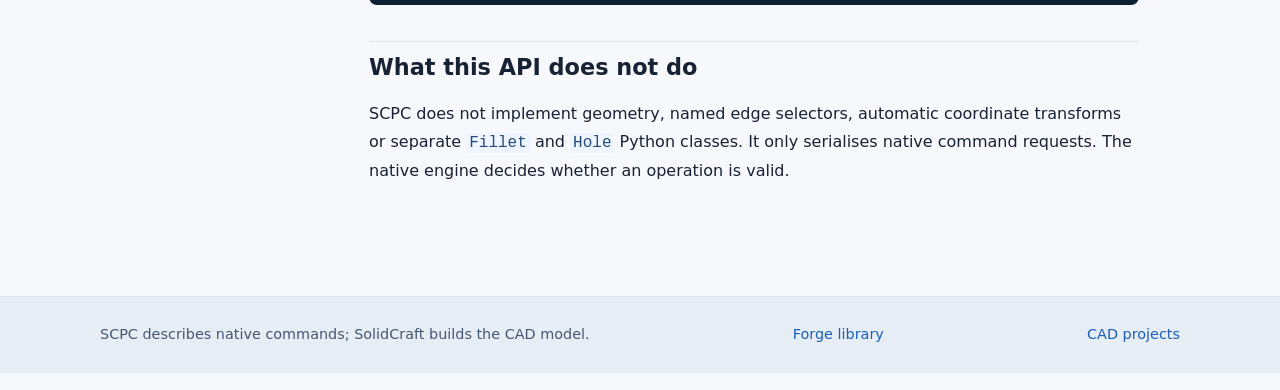
<file: guide/script/index.html>
<!doctype html>
<html lang="en">
<head>
  <meta charset="utf-8">
  <meta name="viewport" content="width=device-width, initial-scale=1">
  <meta name="description" content="SolidCraft Python Commands: native SolidCraft commands written in Python.">
  <title>Script API and JSON — SCPC</title>
  <link rel="stylesheet" href="../../style.css">
</head>
<body>
  <header class="site-header">
    <div class="wrap header-inner">
      <a class="brand" href="../../"><strong>SCPC</strong> <span>SolidCraft Python Commands</span></a>
      <nav aria-label="Main navigation">
        <a href="../../">Overview</a>
        <a href="../../examples/plate/">Plate example</a>
        <a href="../../guide/">API Guide</a>
        <a href="../../cheatsheet/">Cheatsheet</a>
        <a href="https://github.com/brainboxemb/lib.py.solidcraft.cmd">Source ↗</a>
      </nav>
    </div>
  </header>
  <main class="wrap guide-layout"><aside class="guide-sidebar" aria-label="API chapters"><h2>API Guide</h2><a href="../">All chapters</a><a href="../getting-started/">Getting started</a><a href="../script/">Script API and JSON</a><a href="../native-commands/">Native commands and features</a><a href="../execution/">CLI and GUI execution</a><a href="../discovery/">Discovering the SolidCraft API</a><a href="../verification/">Verification and testing</a></aside><article class="guide-article"><p class="crumb"><a href="../">← API Guide</a> / Script API and JSON</p><h1>Script API and JSON</h1><p class="guide-lead">Script.add(), native parameters, export, import and trusted Python loading.</p>
<h2 id="add">Build an ordered native command sequence</h2>
<p><code>Script.add(command, **params)</code> appends one command and
returns the same Script, so calls can be chained. The command ID and keyword
names are passed through unchanged. They are <em>SolidCraft's</em>
names rather than aliases invented by SCPC.</p>
<pre><code>from scpc import Script

script = Script()
script.add(&quot;sketch.create&quot;, plane=&quot;XY&quot;, name=&quot;Base&quot;)
script.add(&quot;sketch.finish&quot;)
assert len(script) == 2</code></pre>
<h2 id="read">Inspect and save commands</h2>
<p><code>script.commands</code> returns a detached copy of the ordered
command entries. <code>to_dict()</code> returns the full native document;
<code>to_json()</code> serialises it to readable UTF-8 JSON;
<code>save(path)</code> creates the destination directory if needed and
writes the file.</p>
<pre><code>commands = script.commands
document = script.to_dict()   # {&quot;commands&quot;: [...]}
json_text = script.to_json()
script.save(&quot;output/commands.json&quot;)</code></pre>
<h2 id="import">Import JSON without running Python</h2>
<p>SCPC can reopen the native JSON format directly, which is useful for
comparing generated scripts or replaying a fixed command sequence.
Import is structural, not CAD validation.</p>
<pre><code>restored = Script.load(&quot;output/commands.json&quot;)
restored = Script.from_json(json_text)
restored = Script.from_dict(document)</code></pre>
<p>The input must have exactly a top-level <code>commands</code> array;
every entry must contain a nonempty <code>command</code> string and a
<code>params</code> object. Malformed JSON, extra structural fields,
unsupported Python values and non-finite numbers are rejected. The
original order and parameter values are preserved.</p>
<h2 id="load-model">Loading a Python model</h2>
<p><code>load_script("model.py")</code> executes a <strong>trusted</strong>
Python file and finds its single nonempty Script instance. Loading
<code>.json</code> with <code>Script.load()</code> does <em>not</em>
execute Python. Never evaluate an unknown Python model as untrusted input.</p>
<pre><code>from scpc import load_script

plan = load_script(&quot;examples/plate/model.py&quot;)
print(len(plan), plan.commands[0][&quot;command&quot;])</code></pre>
<h2 id="scope">What this API does not do</h2>
<p>SCPC does not implement geometry, named edge selectors, automatic
coordinate transforms or separate <code>Fillet</code> and
<code>Hole</code> Python classes. It only serialises native command
requests. The native engine decides whether an operation is valid.</p>
</article></main>
  <footer><div class="wrap footer-inner">
    <span>SCPC describes native commands; SolidCraft builds the CAD model.</span>
    <a href="https://brainboxemb.github.io/lib.py.solidcraft.forge/">Forge library</a>
    <a href="https://brainboxemb.github.io/2026-011-02.cad.solidcraft/">CAD projects</a>
  </div></footer>
</body>
</html>
</file>
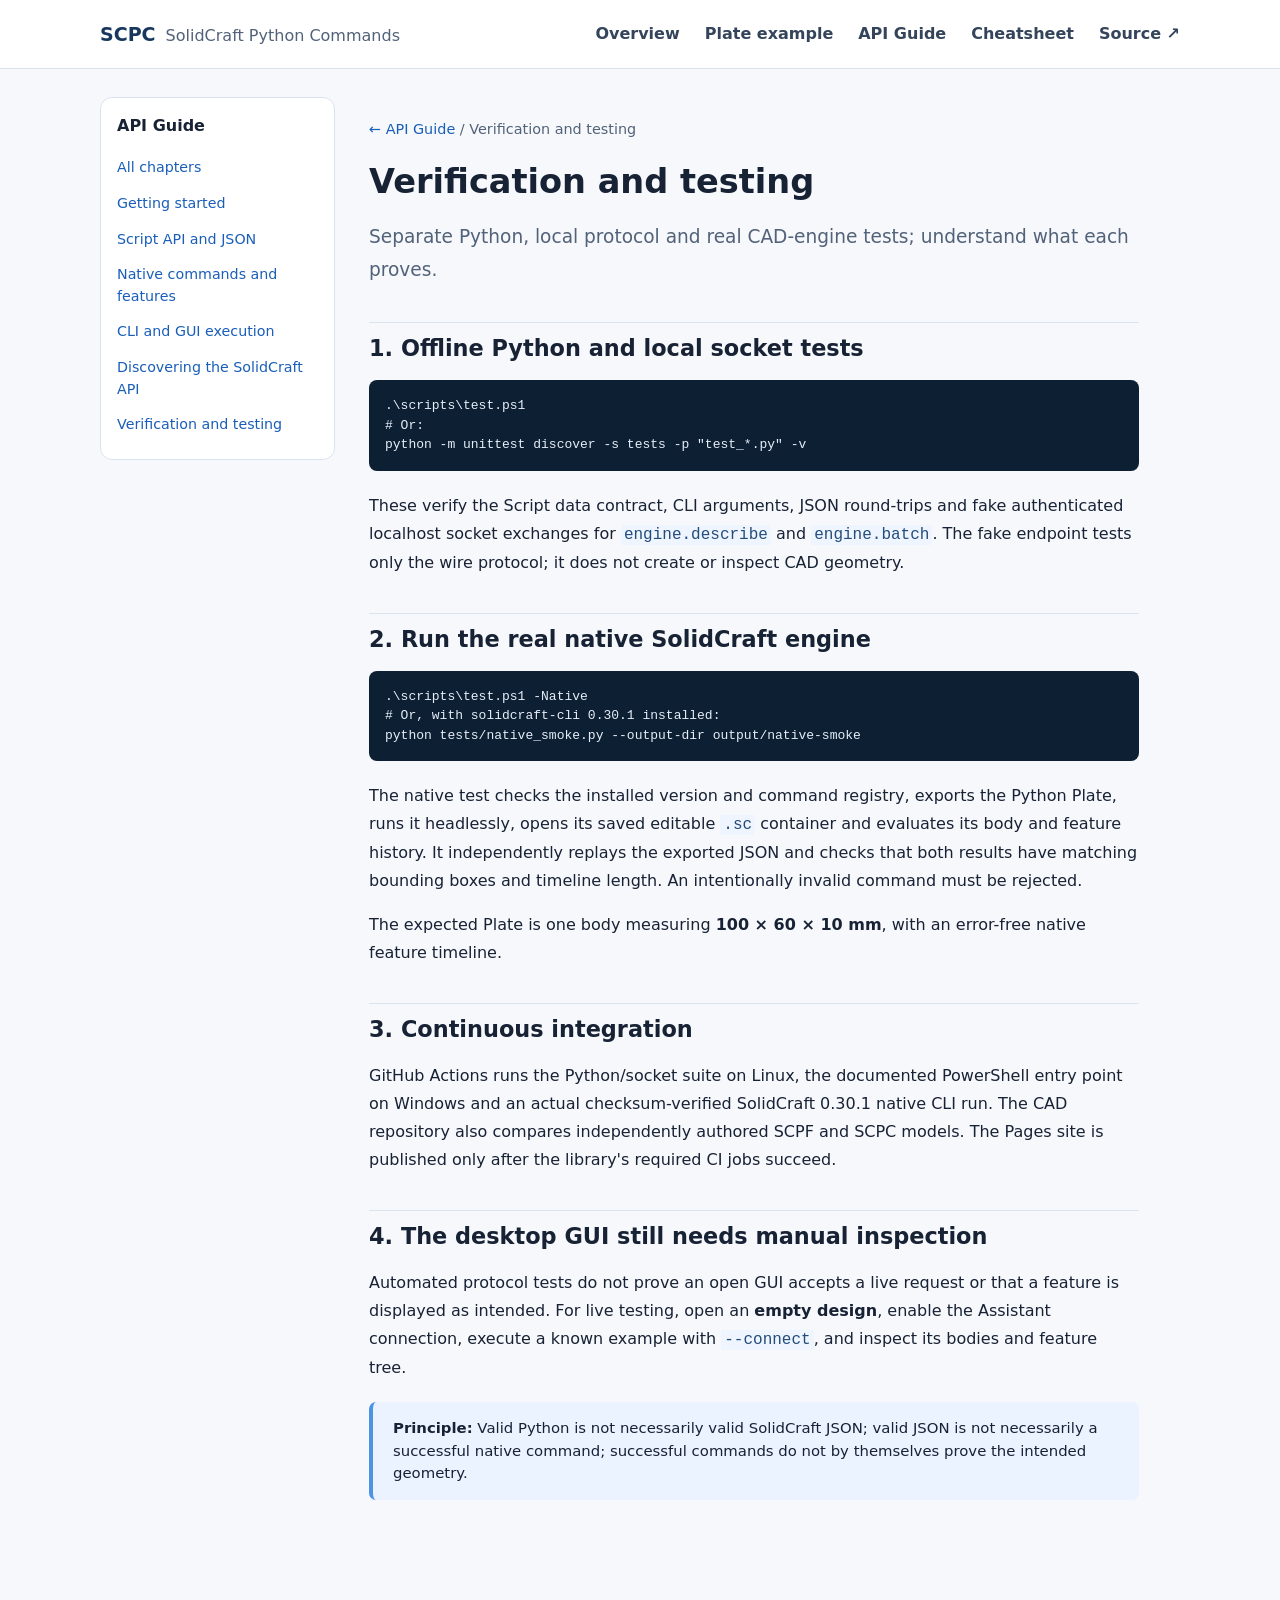
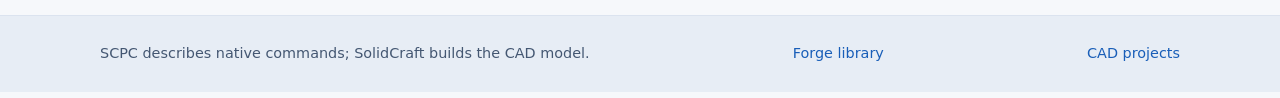
<file: guide/verification/index.html>
<!doctype html>
<html lang="en">
<head>
  <meta charset="utf-8">
  <meta name="viewport" content="width=device-width, initial-scale=1">
  <meta name="description" content="SolidCraft Python Commands: native SolidCraft commands written in Python.">
  <title>Verification and testing — SCPC</title>
  <link rel="stylesheet" href="../../style.css">
</head>
<body>
  <header class="site-header">
    <div class="wrap header-inner">
      <a class="brand" href="../../"><strong>SCPC</strong> <span>SolidCraft Python Commands</span></a>
      <nav aria-label="Main navigation">
        <a href="../../">Overview</a>
        <a href="../../examples/plate/">Plate example</a>
        <a href="../../guide/">API Guide</a>
        <a href="../../cheatsheet/">Cheatsheet</a>
        <a href="https://github.com/brainboxemb/lib.py.solidcraft.cmd">Source ↗</a>
      </nav>
    </div>
  </header>
  <main class="wrap guide-layout"><aside class="guide-sidebar" aria-label="API chapters"><h2>API Guide</h2><a href="../">All chapters</a><a href="../getting-started/">Getting started</a><a href="../script/">Script API and JSON</a><a href="../native-commands/">Native commands and features</a><a href="../execution/">CLI and GUI execution</a><a href="../discovery/">Discovering the SolidCraft API</a><a href="../verification/">Verification and testing</a></aside><article class="guide-article"><p class="crumb"><a href="../">← API Guide</a> / Verification and testing</p><h1>Verification and testing</h1><p class="guide-lead">Separate Python, local protocol and real CAD-engine tests; understand what each proves.</p>
<h2 id="offline">1. Offline Python and local socket tests</h2>
<pre><code>.\scripts\test.ps1
# Or:
python -m unittest discover -s tests -p &quot;test_*.py&quot; -v</code></pre>
<p>These verify the Script data contract, CLI arguments, JSON
round-trips and fake authenticated localhost socket exchanges for
<code>engine.describe</code> and <code>engine.batch</code>.
The fake endpoint tests only the wire protocol; it does not create
or inspect CAD geometry.</p>
<h2 id="native">2. Run the real native SolidCraft engine</h2>
<pre><code>.\scripts\test.ps1 -Native
# Or, with solidcraft-cli 0.30.1 installed:
python tests/native_smoke.py --output-dir output/native-smoke</code></pre>
<p>The native test checks the installed version and command registry,
exports the Python Plate, runs it headlessly, opens its saved editable
<code>.sc</code> container and evaluates its body and feature history.
It independently replays the exported JSON and checks that both
results have matching bounding boxes and timeline length.
An intentionally invalid command must be rejected.</p>
<p>The expected Plate is one body measuring
<strong>100 × 60 × 10 mm</strong>, with an error-free native
feature timeline.</p>
<h2 id="ci">3. Continuous integration</h2>
<p>GitHub Actions runs the Python/socket suite on Linux, the
documented PowerShell entry point on Windows and an actual
checksum-verified SolidCraft 0.30.1 native CLI run.
The CAD repository also compares independently authored
SCPF and SCPC models. The Pages site is published only after the
library's required CI jobs succeed.</p>
<h2 id="manual">4. The desktop GUI still needs manual inspection</h2>
<p>Automated protocol tests do not prove an open GUI accepts a live
request or that a feature is displayed as intended. For live
testing, open an <strong>empty design</strong>, enable the Assistant
connection, execute a known example with <code>--connect</code>,
and inspect its bodies and feature tree.</p>
<div class="notice"><strong>Principle:</strong>
Valid Python is not necessarily valid SolidCraft JSON; valid JSON is
not necessarily a successful native command; successful commands do
not by themselves prove the intended geometry.</div>
</article></main>
  <footer><div class="wrap footer-inner">
    <span>SCPC describes native commands; SolidCraft builds the CAD model.</span>
    <a href="https://brainboxemb.github.io/lib.py.solidcraft.forge/">Forge library</a>
    <a href="https://brainboxemb.github.io/2026-011-02.cad.solidcraft/">CAD projects</a>
  </div></footer>
</body>
</html>
</file>
<file: style.css>
/* SCPC visual identity follows the SCPF library and CAD sample sites.
   Independent stylesheet: no dependency on either other repository or on
   the general BrainboxEmb home page. SCPC-specific layouts remain intact. */
:root {
  --bg:#f6f8fb; --ink:#182235; --muted:#526279; --line:#dbe3ef;
  --accent:#195eb8; --card:#fff; --soft:#eef5ff; --navy:#17375e;
}
* { box-sizing:border-box; }
html { font:16px/1.52 Inter,Segoe UI,system-ui,-apple-system,sans-serif;
  background:var(--bg); color:var(--ink); }
body { margin:0; }
a { color:var(--accent); text-decoration:none; }
a:hover { text-decoration:underline; }
a:focus-visible { outline:3px solid #4c92e5; outline-offset:3px; }
.wrap { width:min(1080px,calc(100% - 44px)); margin:0 auto; }

/* The same white top navigation used by Forge and the CAD gallery. */
.site-header { background:#fff; border-bottom:1px solid var(--line); }
.header-inner { min-height:68px; display:flex; justify-content:space-between;
  align-items:center; gap:20px; }
.brand { display:flex; align-items:baseline; flex-wrap:wrap; gap:10px;
  font-weight:800; font-size:1.19rem; color:var(--navy); }
.brand strong { font-size:1.19rem; letter-spacing:0; }
.brand span { font-weight:500; font-size:1rem; color:var(--muted); }
.header-inner nav { display:flex; gap:25px; flex-wrap:wrap; }
.header-inner nav a { color:#34445a; font-weight:600; }

/* Shared navy-to-blue, rounded hero treatment. */
.hero { position:relative; margin:40px 0 34px; padding:40px 44px;
  border-radius:17px; color:#fff; overflow:hidden;
  background:linear-gradient(130deg,#102d57,#244f80); }
.kicker { font-size:.78rem; font-weight:800; text-transform:uppercase;
  letter-spacing:.11em; color:#b3d9ff; margin:0 0 10px; }
.kicker.dark { color:var(--accent); }
.hero h1 { font-size:clamp(2rem,4.5vw,3rem); line-height:1.14;
  max-width:760px; margin:4px 0 15px; }
.hero .lead { font-size:1.08rem; max-width:780px; color:#dce9fa; margin:0; }
.actions { display:flex; flex-wrap:wrap; gap:12px; margin:24px 0 0; }
.button { display:inline-block; padding:9px 14px; border:1px solid #bcd0eb;
  border-radius:9px; font-weight:700; background:#fff; color:var(--accent); }
.button-primary { background:#bde1ff; border-color:#bde1ff; color:#132f55; }
.button-primary:hover { background:#eaf4ff; color:#132f55; text-decoration:none; }
.button-secondary { background:#fff; color:var(--accent); }
.button-secondary:hover { background:#eaf4ff; text-decoration:none; }
.hero-graphic { display:flex; align-items:center; gap:16px; margin-top:27px;
  width:min(540px,100%); }
.hero-graphic svg { flex:1; width:40%; min-width:100px; max-height:130px; }
.graphic-code { padding:12px 15px; border:1px solid #547cad;
  background:#0d1f33; color:#e6eef9; font:12px/1.75 Consolas,monospace; }
.graphic-arrow { font-size:1.5rem; font-weight:600; color:#bde1ff; }

/* White content panels, blue accents and rounded cards. */
.three { display:grid; grid-template-columns:repeat(3,minmax(0,1fr)); gap:17px; }
.tile,.panel,.resource-grid a { background:var(--card); border:1px solid var(--line);
  border-radius:12px; box-shadow:0 2px 7px #1b386306; }
.tile { padding:22px; }
.tile .step { font:800 .8rem Consolas,monospace; letter-spacing:.1em;
  color:var(--accent); }
.tile h2 { margin:8px 0; font-size:1.18rem; }
.tile p { margin:0; font-size:.91rem; color:var(--muted); }
code,pre { font-family:Consolas,'Courier New',monospace; }
:not(pre)>code { color:#234c7b; background:var(--soft); padding:1px 3px;
  border-radius:3px; overflow-wrap:anywhere; }
pre { overflow:auto; white-space:pre; padding:16px; border-radius:8px;
  background:#0d1f33; color:#e6eef9; font:13px/1.5 Consolas,monospace; }
.split { display:grid; grid-template-columns:1fr 1.1fr; gap:26px;
  align-items:center; margin:40px 0; }
.split h2 { font-size:1.75rem; margin:0 0 10px; }
.split p { color:var(--muted); }
.resources { padding:28px 0 45px; }
.resources h2 { font-size:1.7rem; margin:0 0 18px; }
.resource-grid { display:grid; grid-template-columns:repeat(2,minmax(0,1fr)); gap:14px; }
.resource-grid a { display:flex; flex-direction:column; padding:20px 22px; }
.resource-grid strong { font-size:.96rem; color:var(--navy); }
.resource-grid span { font-size:.86rem; color:var(--muted); margin-top:4px; }
.source-note { margin-top:25px; color:var(--muted); font-size:.83rem;
  overflow-wrap:anywhere; }
.crumb { margin:20px 0; color:var(--muted); font-size:.9rem; }
.example-intro { padding:22px 0 10px; }
.example-intro h1 { font-size:clamp(1.9rem,3.6vw,2.7rem);
  margin:0 0 10px; color:var(--ink); }
.example-intro p { max-width:800px; color:var(--muted); }
.badge { display:inline-block; border-radius:99px; padding:4px 11px;
  background:var(--soft); color:#265589!important;
  font-size:.81rem; font-weight:700; }
.example-grid { display:grid;
  grid-template-columns:minmax(0,1.4fr) minmax(0,.65fr);
  gap:18px; margin:22px 0; align-items:start; }
.panel { padding:22px; min-width:0; }
.panel h2 { font-size:1.1rem; margin:0 0 14px; }
.panel pre { margin:0 0 12px; font-size:11.6px; }
.command-list { margin:0 0 20px; padding:0 0 0 25px; }
.command-list li { padding:6px 0; font-size:.85rem; border-bottom:1px solid var(--line); }
.command-list li code { overflow-wrap:anywhere; }
.notice { background:#eaf3ff; border-left:4px solid #4c92e5;
  border-radius:7px; padding:15px 20px; margin:27px 0 38px; font-size:.93rem; }
footer { background:#e7edf5; color:#445772; border-top:1px solid var(--line);
  padding:27px 0; margin-top:55px; font-size:.9rem; }
.footer-inner { display:flex; flex-wrap:wrap; justify-content:space-between;
  gap:12px; padding:0; }
footer a { color:var(--accent); }
@media(max-width:760px) {
  .three,.split,.resource-grid,.example-grid { grid-template-columns:1fr; }
  .header-inner { flex-direction:column; align-items:flex-start; padding:14px 0; }
  .header-inner nav { gap:12px; }
  .hero { padding:27px 24px; margin-top:20px; }
  .hero-graphic { margin-top:25px; }
}
@media(max-width:480px) {
  .wrap { width:calc(100% - 28px); }
  .hero-graphic { gap:8px; }
  .graphic-code { font-size:9px; padding:10px; }
  .tile { padding:17px; }
}

/* On-site API Guide and Cheatsheet, following the SCPF site's chapter layout. */
.hero.small { padding:30px 36px; margin-top:18px; }
.hero.small a:not(.button) { color:#fff; text-decoration:underline; }
.reference-grid { display:grid; grid-template-columns:repeat(auto-fit,minmax(285px,1fr));
  gap:14px; margin:20px 0 38px; }
.reference { min-width:0; background:var(--card); border:1px solid var(--line);
  border-radius:12px; padding:22px; box-shadow:0 2px 7px #1b386306; }
.reference h2 { margin:0 0 10px; font-size:1.23rem; }
.reference h3 { margin:0 0 10px; font-size:1rem; overflow-wrap:anywhere; }
.reference p { color:var(--muted); margin:0 0 14px; }
.reference pre { font-size:12px; }
.guide-layout { display:grid; grid-template-columns:235px minmax(0,1fr);
  gap:34px; margin-top:28px; }
.guide-sidebar { position:sticky; top:20px; align-self:start;
  border-radius:12px; background:#fff; border:1px solid var(--line); padding:16px; }
.guide-sidebar h2 { margin:0 0 12px; font-size:1rem; }
.guide-sidebar a { display:block; padding:7px 0; font-size:.89rem; }
.guide-article { min-width:0; max-width:770px; padding-bottom:40px; }
.guide-article h1 { font-size:2.1rem; line-height:1.2; margin:5px 0 10px; }
.guide-article h2 { font-size:1.4rem; margin:36px 0 12px;
  padding-top:8px; border-top:1px solid var(--line); }
.guide-article p { line-height:1.75; }
.guide-article pre { margin:15px 0 21px; }
.guide-lead { font-size:1.16rem; color:var(--muted); }
.guide-article .notice { margin:20px 0; }
.cheat-section h2 { font-size:1.5rem; margin:35px 0 15px; }
@media(max-width:800px) {
  .guide-layout { grid-template-columns:1fr; gap:22px; }
  .guide-sidebar { position:static; }
  .guide-article h1 { font-size:1.8rem; }
}
@media(max-width:700px) {
  .hero.small { padding:27px 24px; margin-top:20px; }
  .reference-grid { grid-template-columns:1fr; }
}
</file>
